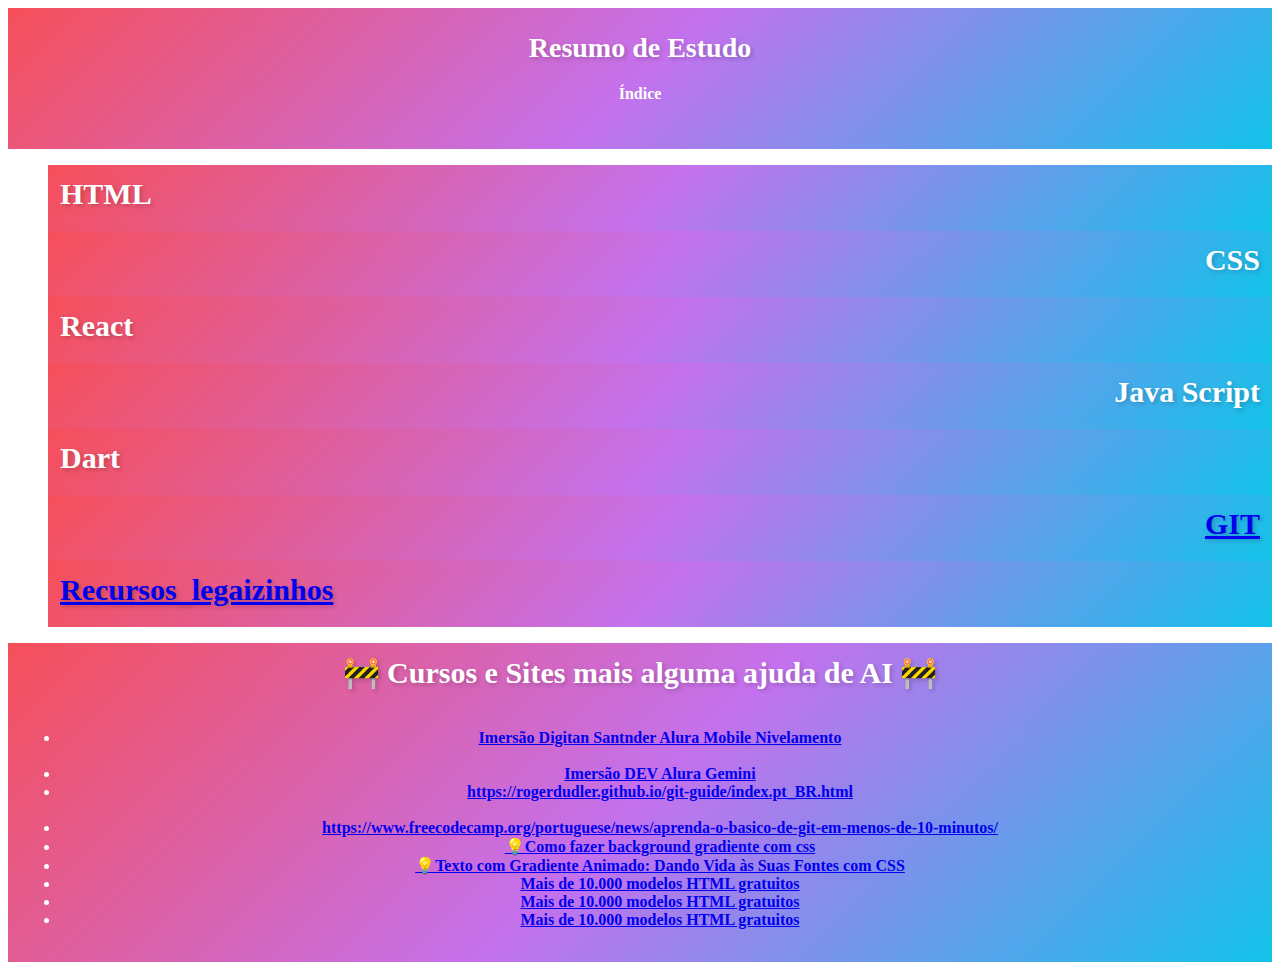
<file: index.html>
<html>
   <header style="background: linear-gradient(135deg, #f64f59, #c471ed, #12c2e9); padding: 24px; text-align: center; color: white;">
            <h2 style="font-size: 28px; margin: 0 0 8px 0; text-shadow: 2px 2px 4px rgba(0,0,0,0.2); font-weight: 700; color: white;">Resumo de Estudo</h2>
            <p style="font-size: 14px; opacity: 0.95; margin: 0;"> <h4>Índice</h4>  </p>
        </header>
        <body>
            <ul>
                <li style="background: linear-gradient(135deg, #f64f59, #c471ed, #12c2e9); padding: 12px; text-align: left; color: white;">
                <h3 style="font-size: 30px; margin: 0 0 8px 0; text-shadow: 2px 2px 4px rgba(0,0,0,0.2); font-weight: 700; color: white;">HTML</h3>
               </li>    
                <li style="background: linear-gradient(135deg, #f64f59, #c471ed, #12c2e9); padding: 12px; text-align: right; color: white;">
                <h3 style="font-size: 30px; margin: 0 0 8px 0; text-shadow: 2px 2px 4px rgba(0,0,0,0.2); font-weight: 700; color: white;">CSS</h3>
               </li>    
                <li style="background: linear-gradient(135deg, #f64f59, #c471ed, #12c2e9); padding: 12px; text-align: left; color: white;">
                <h3 style="font-size: 30px; margin: 0 0 8px 0; text-shadow: 2px 2px 4px rgba(0,0,0,0.2); font-weight: 700; color: white;">React</h3>
               </li>    
                <li style="background: linear-gradient(135deg, #f64f59, #c471ed, #12c2e9); padding: 12px; text-align: right; color: white;">
                <h3 style="font-size: 30px; margin: 0 0 8px 0; text-shadow: 2px 2px 4px rgba(0,0,0,0.2); font-weight: 700; color: white;">Java Script</h3>
               </li>    
                <li style="background: linear-gradient(135deg, #f64f59, #c471ed, #12c2e9); padding: 12px; text-align: left; color: white;">
                <h3 style="font-size: 30px; margin: 0 0 8px 0; text-shadow: 2px 2px 4px rgba(0,0,0,0.2); font-weight: 700; color: white;">Dart</h3>
               </li>    
                <li style="background: linear-gradient(135deg, #f64f59, #c471ed, #12c2e9); padding: 12px; text-align: right; color: white;">
                <h3 style="font-size: 30px; margin: 0 0 8px 0; text-shadow: 2px 2px 4px rgba(0,0,0,0.2); font-weight: 700; color: white;"><a href="./git/resumo_git/resumo_git.html">GIT</a></h3>
               </li>    
               </li>    
                <li style="background: linear-gradient(135deg, #f64f59, #c471ed, #12c2e9); padding: 12px; text-align: left; color: white;">
                <h3 style="font-size: 30px; margin: 0 0 8px 0; text-shadow: 2px 2px 4px rgba(0,0,0,0.2); font-weight: 700; color: white;"><a href="./recursos_legaizinhos/recursos_legaizinhos.html">Recursos_legaizinhos</a></h3>
               </li>    
            </ul>
           
           
             <footer style="background: linear-gradient(135deg, #f64f59, #c471ed, #12c2e9); padding: 12px; text-align: center; color: white;">
             <h4 style="font-size: 30px; margin: 0 0 8px 0; text-shadow: 2px 2px 4px rgba(0,0,0,0.2); font-weight: 700; color: white;">
              🚧 Cursos e Sites mais alguma ajuda de AI 🚧
             </h4>
             <ul>
<h4>
<br>
<li>
    <a href="https://cursos.alura.com.br/">Imersão Digitan Santnder Alura Mobile Nivelamento</a>
</li>
<br>
<li>
    <a href="https://www.alura.com.br/imersao-dev-google?srsltid=AfmBOopo8DPie34JNSFWN5ZstKKkwPMYHbAUUuufC8WM04hM8Mqsxu01">Imersão DEV Alura Gemini </a>
</li>
<li>
    <a href="https://rogerdudler.github.io/git-guide/index.pt_BR.html">https://rogerdudler.github.io/git-guide/index.pt_BR.html</a>
</li>
<br>
<li>
    <a href="https://www.freecodecamp.org/portuguese/news/aprenda-o-basico-de-git-em-menos-de-10-minutos/">https://www.freecodecamp.org/portuguese/news/aprenda-o-basico-de-git-em-menos-de-10-minutos/</a>
</li>
<li>
    <a href="https://medium.com/reactbrasil/como-fazer-background-gradiente-com-css-b5585c938e74">💡Como fazer background gradiente com css</a>
</li>
<li>
    <a href="https://www.devmedia.com.br/texto-com-gradiente-animado-dando-vida-as-suas-fontes-com-css/44228">💡Texto com Gradiente Animado: Dando Vida às Suas Fontes com CSS</a>
</li>
<li>
    <a href="https://nicepage.com/pt/modelos-html">Mais de 10.000 modelos HTML gratuitos</a>
</li>
<li>
    <a href="https://nicepage.com/pt/modelos-html">Mais de 10.000 modelos HTML gratuitos</a>
</li>
<li>
    <a href="https://nicepage.com/pt/modelos-html">Mais de 10.000 modelos HTML gratuitos</a>
</li>

</h4>
</ul>
             </footer>
                       
        </body>
</html>
</file>
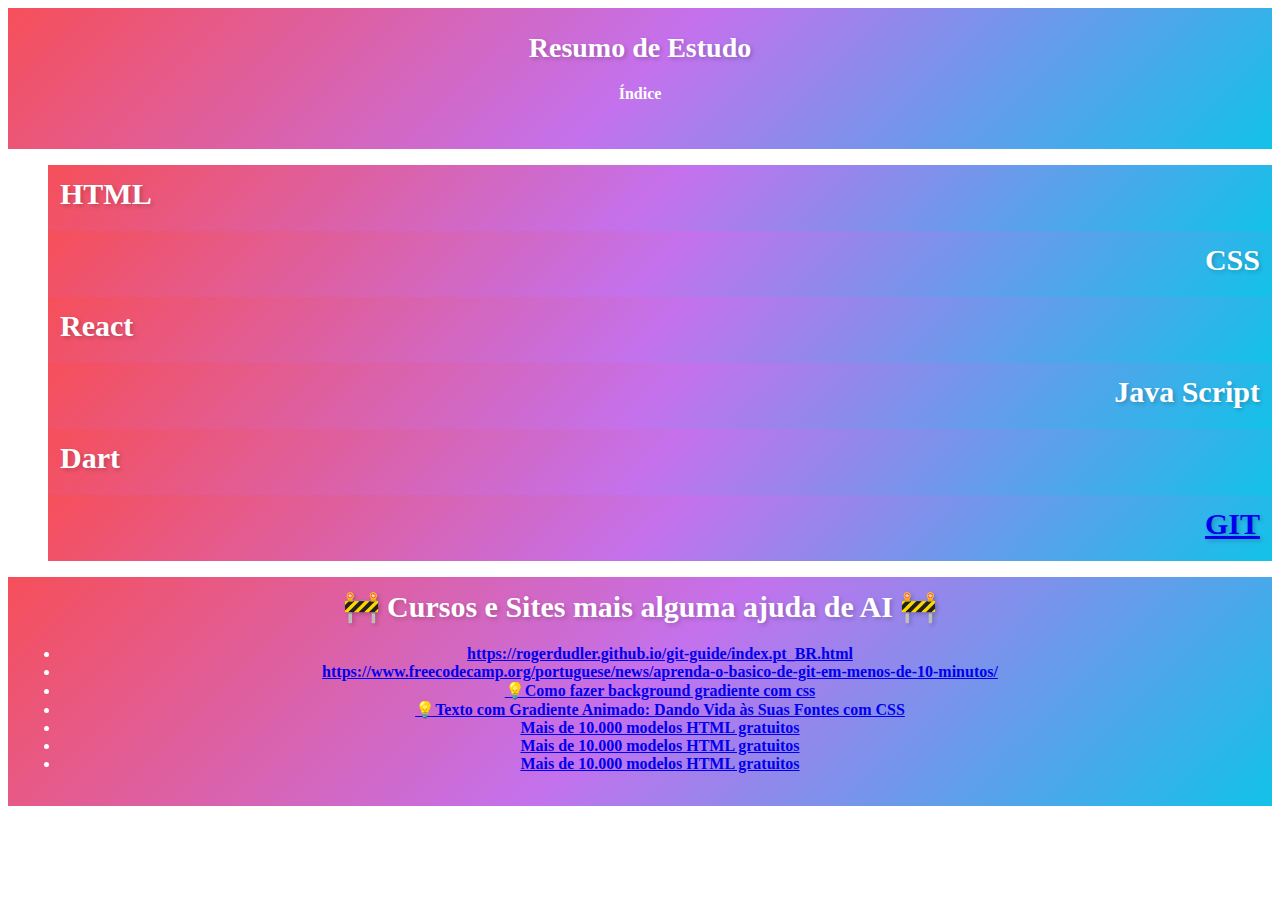
<file: index.02.html>
<html>
   <header style="background: linear-gradient(135deg, #f64f59, #c471ed, #12c2e9); padding: 24px; text-align: center; color: white;">
            <h2 style="font-size: 28px; margin: 0 0 8px 0; text-shadow: 2px 2px 4px rgba(0,0,0,0.2); font-weight: 700; color: white;">Resumo de Estudo</h2>
            <p style="font-size: 14px; opacity: 0.95; margin: 0;"> <h4>Índice</h4>  </p>
        </header>
        <body>
            <ul>
                <li style="background: linear-gradient(135deg, #f64f59, #c471ed, #12c2e9); padding: 12px; text-align: left; color: white;">
                <h3 style="font-size: 30px; margin: 0 0 8px 0; text-shadow: 2px 2px 4px rgba(0,0,0,0.2); font-weight: 700; color: white;">HTML</h3>
               </li>    
                <li style="background: linear-gradient(135deg, #f64f59, #c471ed, #12c2e9); padding: 12px; text-align: right; color: white;">
                <h3 style="font-size: 30px; margin: 0 0 8px 0; text-shadow: 2px 2px 4px rgba(0,0,0,0.2); font-weight: 700; color: white;">CSS</h3>
               </li>    
                <li style="background: linear-gradient(135deg, #f64f59, #c471ed, #12c2e9); padding: 12px; text-align: left; color: white;">
                <h3 style="font-size: 30px; margin: 0 0 8px 0; text-shadow: 2px 2px 4px rgba(0,0,0,0.2); font-weight: 700; color: white;">React</h3>
               </li>    
                <li style="background: linear-gradient(135deg, #f64f59, #c471ed, #12c2e9); padding: 12px; text-align: right; color: white;">
                <h3 style="font-size: 30px; margin: 0 0 8px 0; text-shadow: 2px 2px 4px rgba(0,0,0,0.2); font-weight: 700; color: white;">Java Script</h3>
               </li>    
                <li style="background: linear-gradient(135deg, #f64f59, #c471ed, #12c2e9); padding: 12px; text-align: left; color: white;">
                <h3 style="font-size: 30px; margin: 0 0 8px 0; text-shadow: 2px 2px 4px rgba(0,0,0,0.2); font-weight: 700; color: white;">Dart</h3>
               </li>    
                <li style="background: linear-gradient(135deg, #f64f59, #c471ed, #12c2e9); padding: 12px; text-align: right; color: white;">
                <h3 style="font-size: 30px; margin: 0 0 8px 0; text-shadow: 2px 2px 4px rgba(0,0,0,0.2); font-weight: 700; color: white;"><a href="./git/resumo_git/resumo_git.html">GIT</a></h3>
               </li>    
            </ul>
           
           
             <footer style="background: linear-gradient(135deg, #f64f59, #c471ed, #12c2e9); padding: 12px; text-align: center; color: white;">
             <h3 style="font-size: 30px; margin: 0 0 8px 0; text-shadow: 2px 2px 4px rgba(0,0,0,0.2); font-weight: 700; color: white;">
              🚧 Cursos e Sites mais alguma ajuda de AI 🚧
             </h3>
             <ul>
<h4>
<li>
    <a href="https://rogerdudler.github.io/git-guide/index.pt_BR.html">https://rogerdudler.github.io/git-guide/index.pt_BR.html</a>
</li>
<li>
    <a href="https://www.freecodecamp.org/portuguese/news/aprenda-o-basico-de-git-em-menos-de-10-minutos/">https://www.freecodecamp.org/portuguese/news/aprenda-o-basico-de-git-em-menos-de-10-minutos/</a>
</li>
<li>
    <a href="https://medium.com/reactbrasil/como-fazer-background-gradiente-com-css-b5585c938e74">💡Como fazer background gradiente com css</a>
</li>
<li>
    <a href="https://www.devmedia.com.br/texto-com-gradiente-animado-dando-vida-as-suas-fontes-com-css/44228">💡Texto com Gradiente Animado: Dando Vida às Suas Fontes com CSS</a>
</li>
<li>
    <a href="https://nicepage.com/pt/modelos-html">Mais de 10.000 modelos HTML gratuitos</a>
</li>
<li>
    <a href="https://nicepage.com/pt/modelos-html">Mais de 10.000 modelos HTML gratuitos</a>
</li>
<li>
    <a href="https://nicepage.com/pt/modelos-html">Mais de 10.000 modelos HTML gratuitos</a>
</li>

</h4>
</ul>
             </footer>
                       
        </body>
</html>
</file>
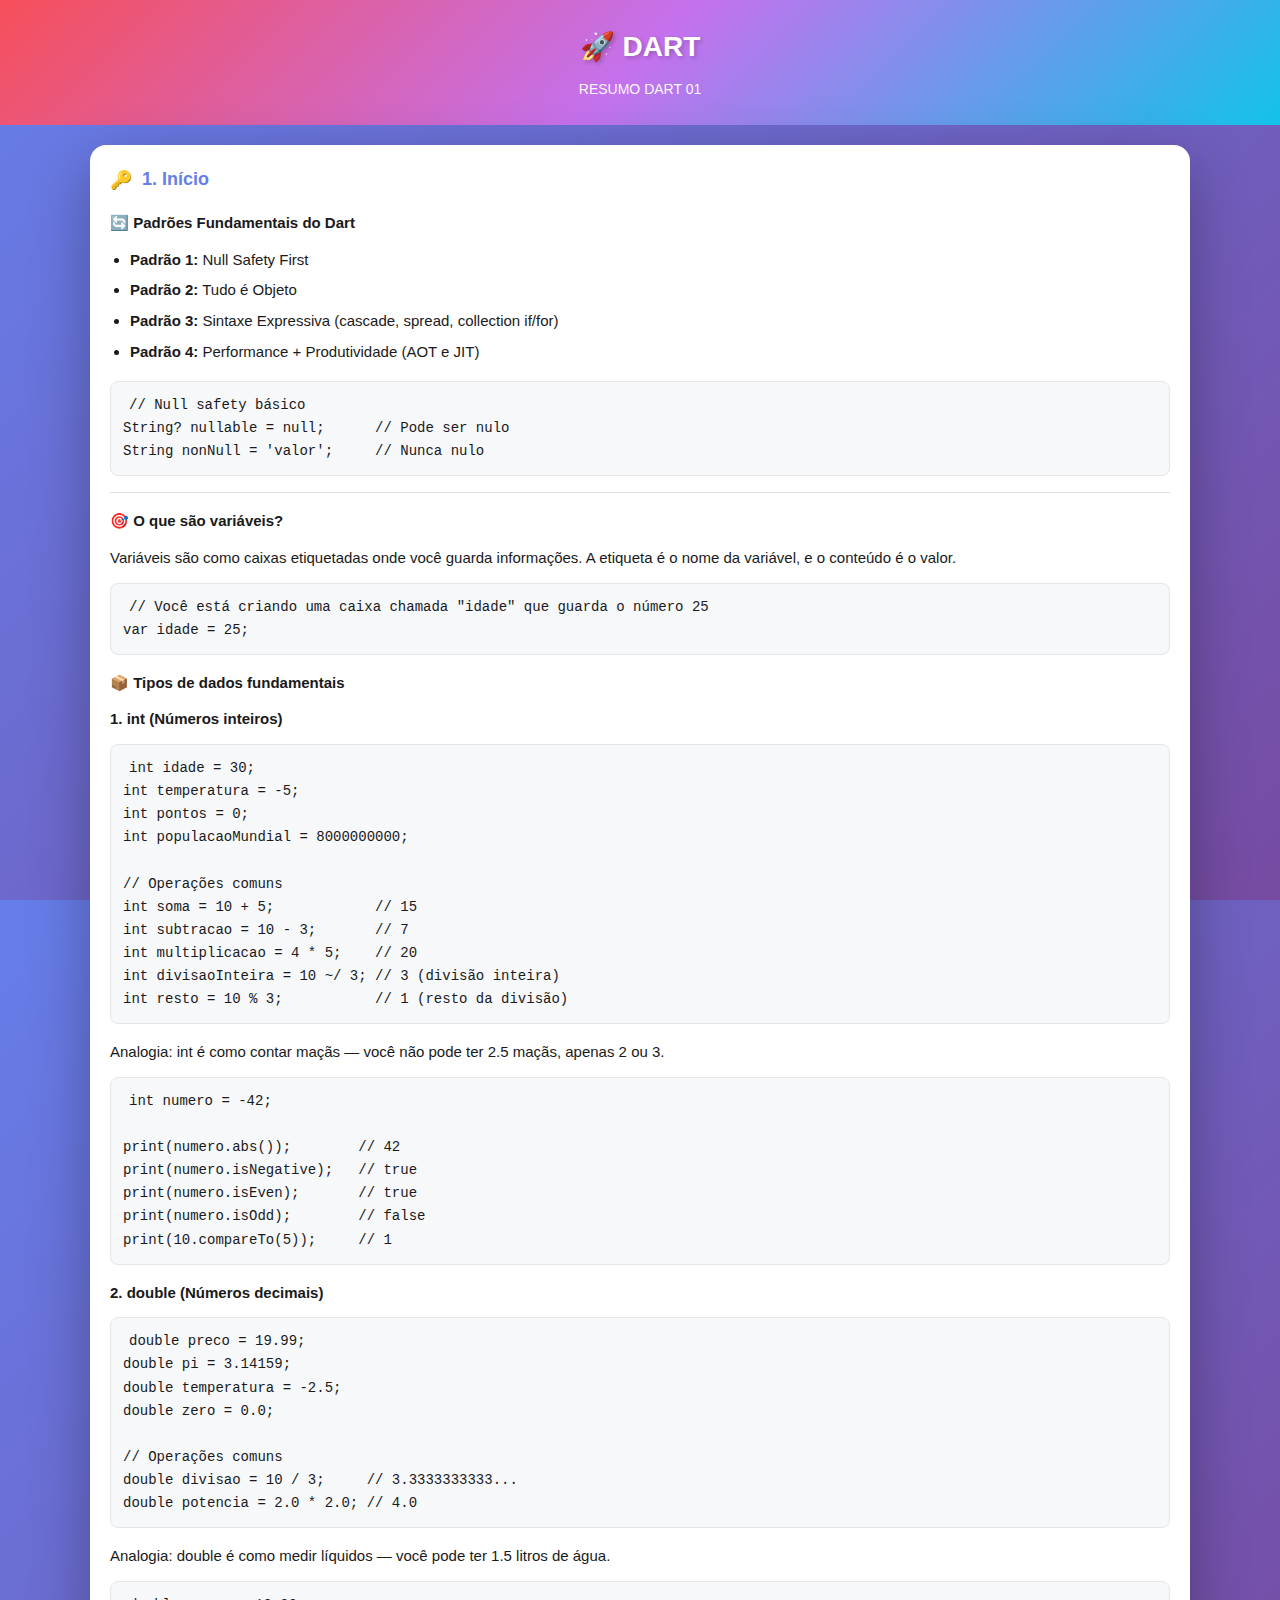
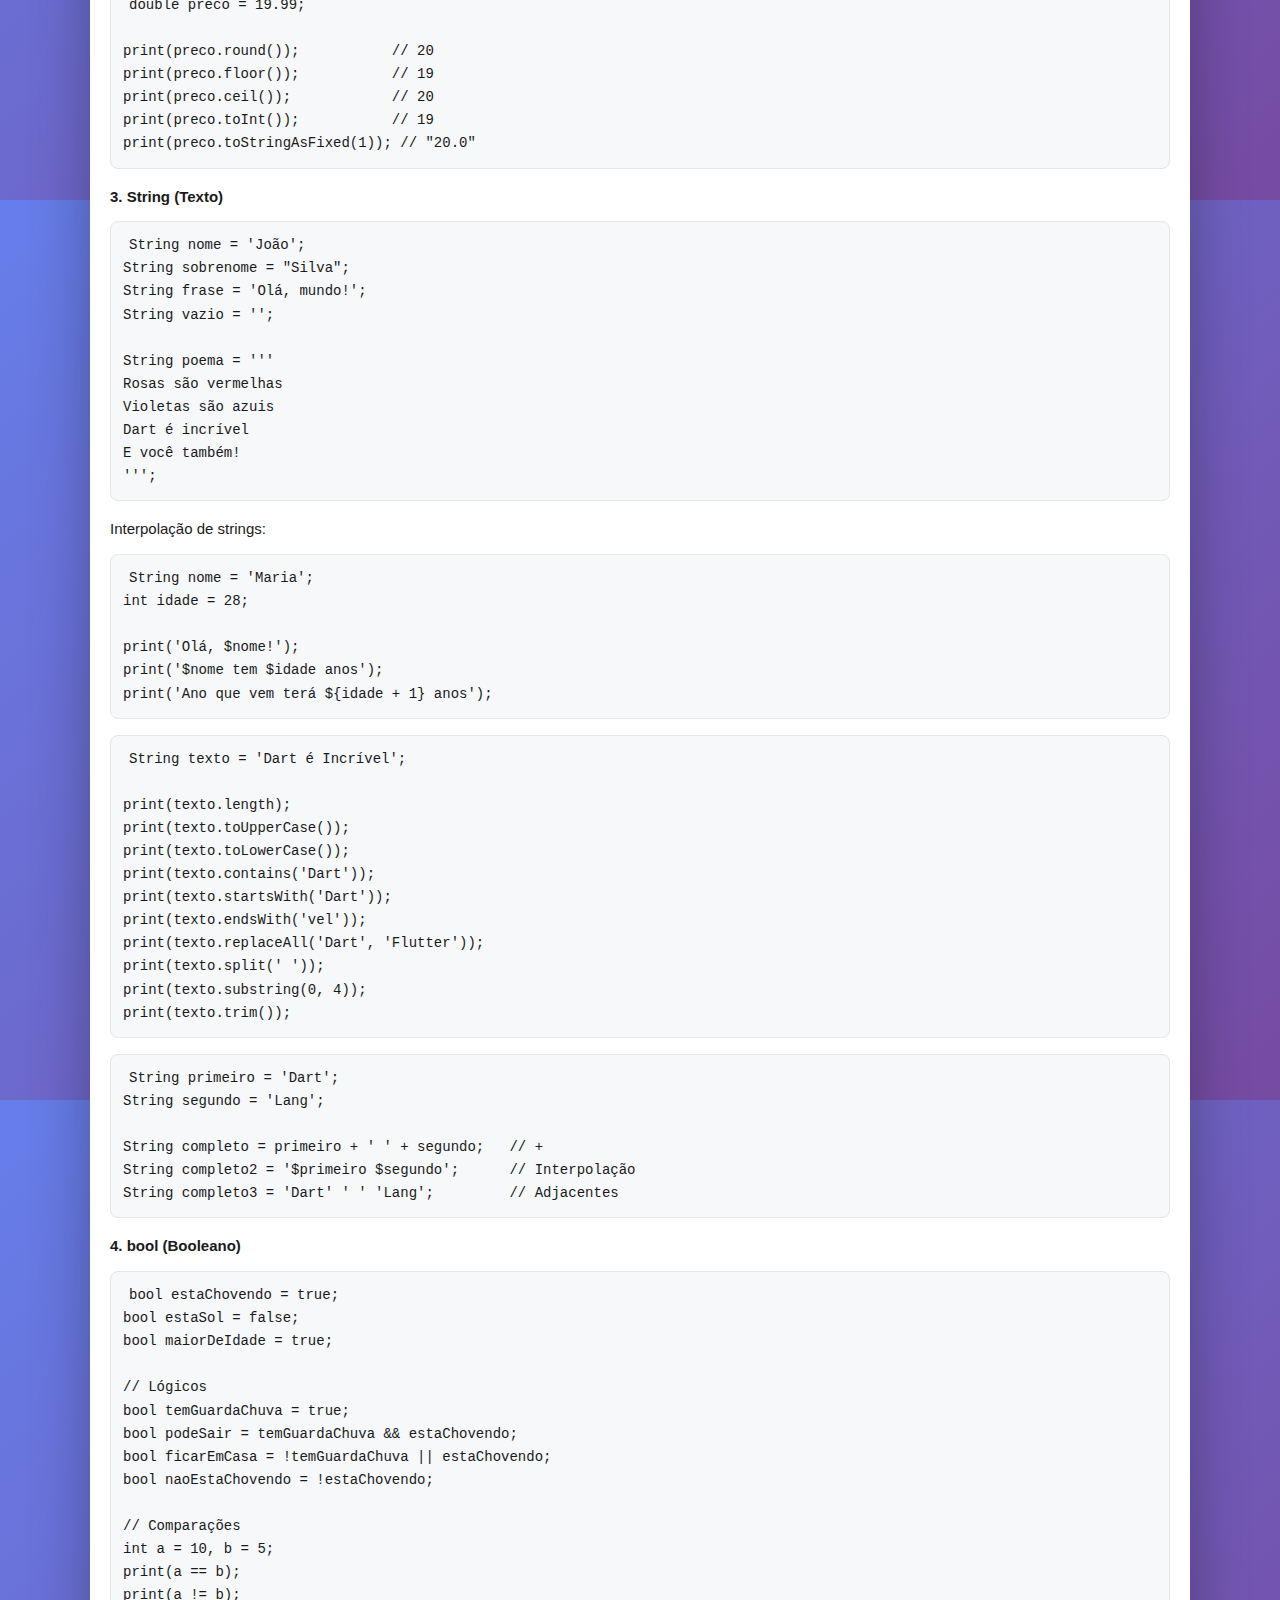
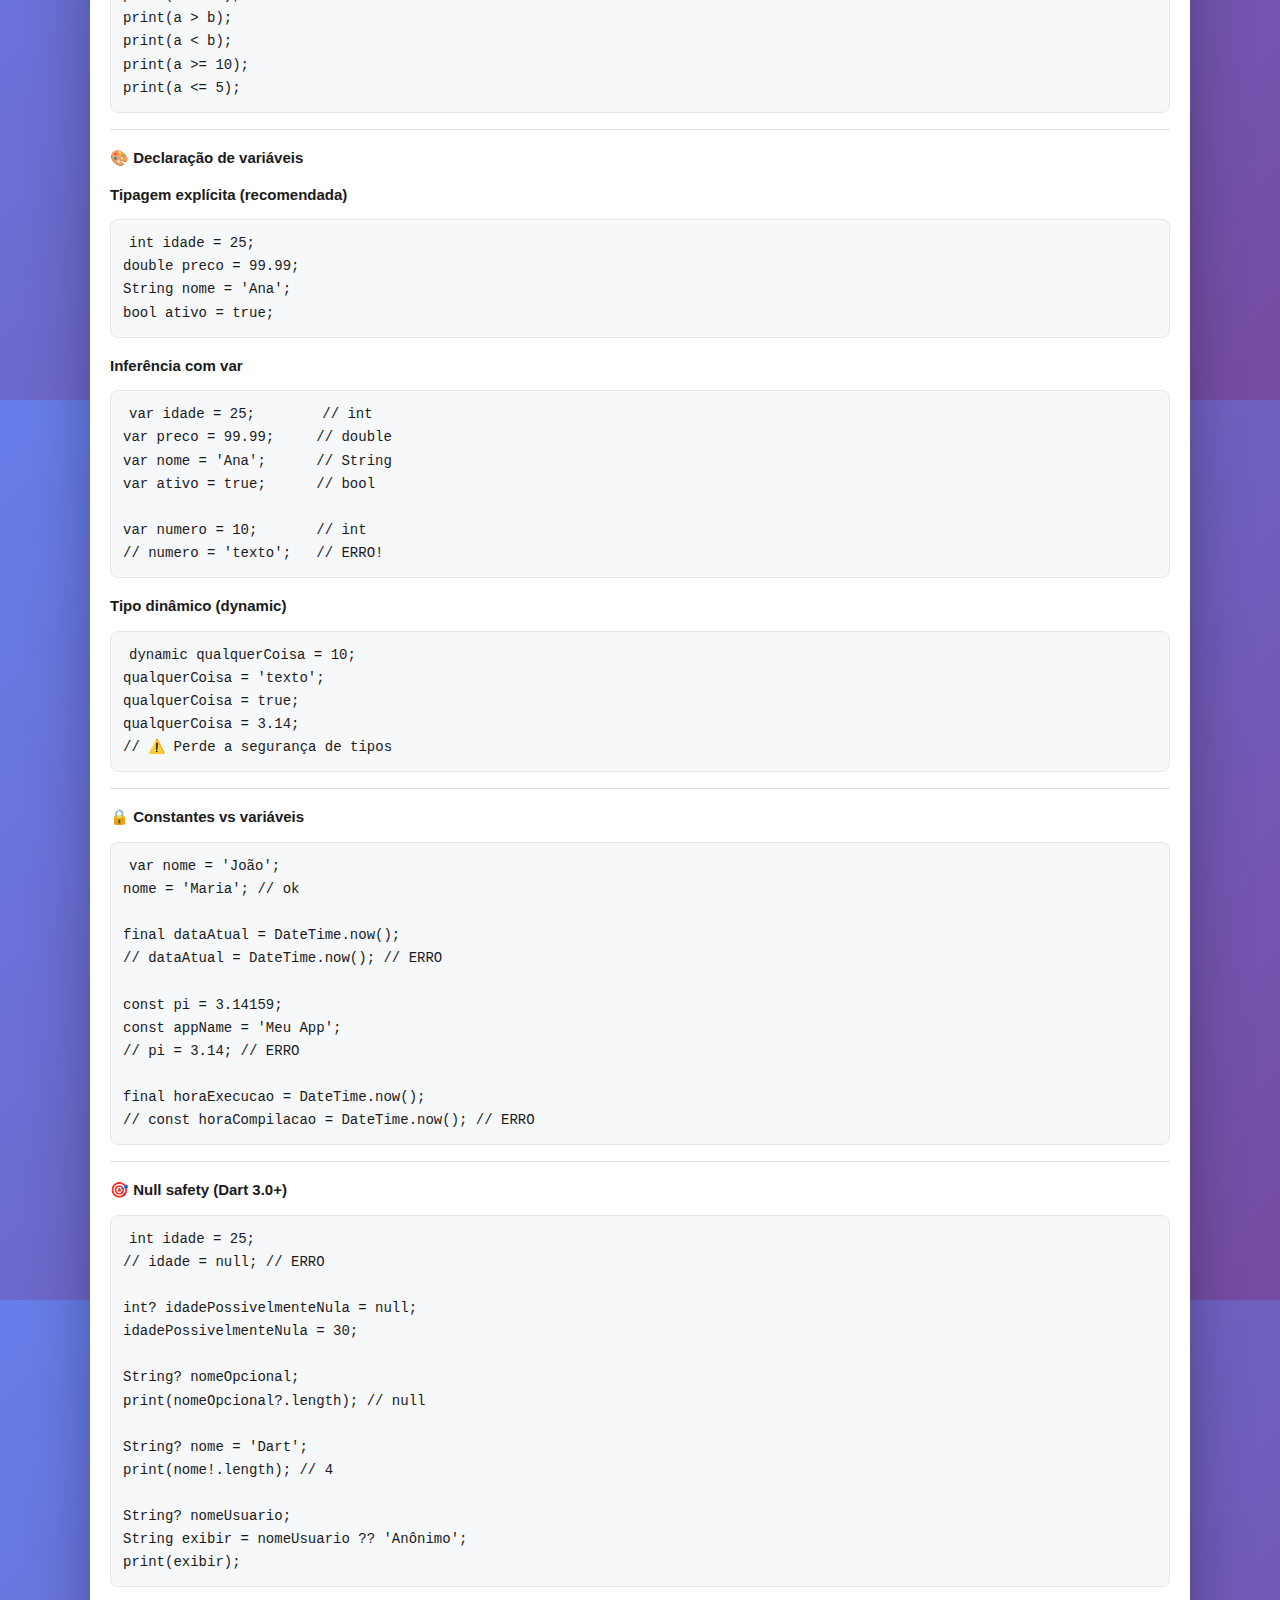
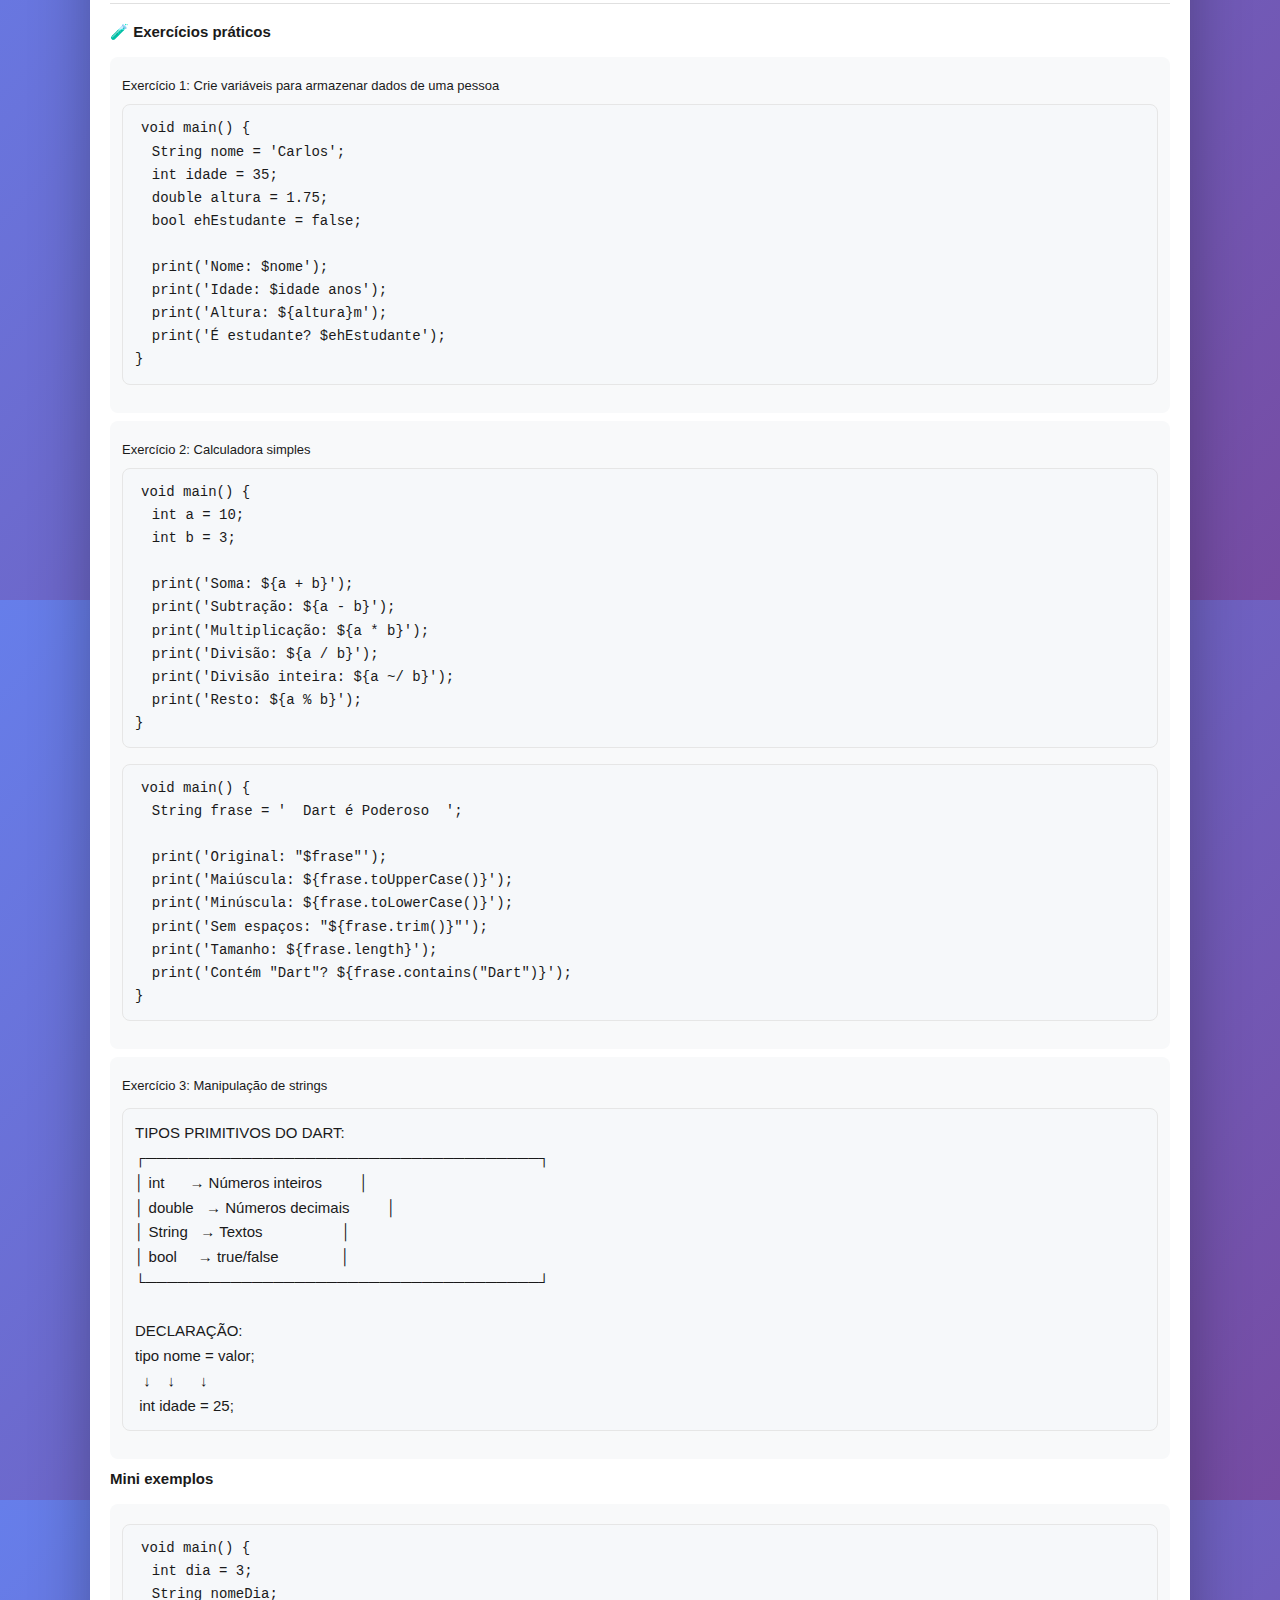
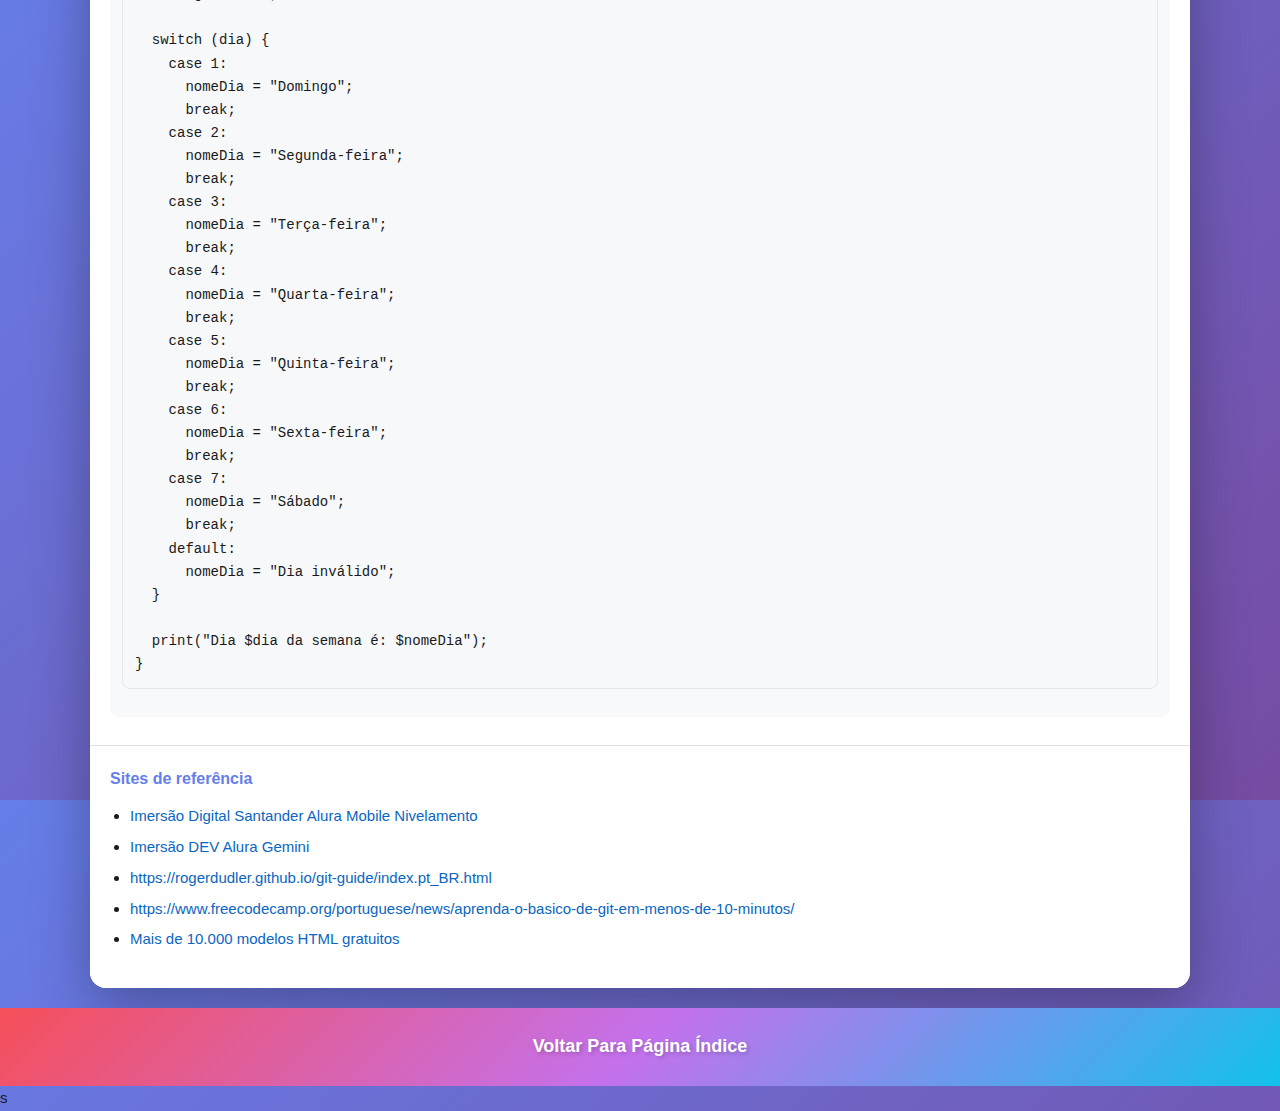
<file: dart/dart.01.html>
<!DOCTYPE html>
<html lang="pt-BR">
<head>
  <meta charset="UTF-8" />
  <meta name="viewport" content="width=device-width, initial-scale=1" />
  <title>Resumo Dart 01</title>

  <!-- Estilo centralizado (mantendo a paleta de cores original) -->
  <style>
    :root {
      /* Paleta original (não alterada) */
      --grad-header: linear-gradient(135deg, #f64f59, #c471ed, #12c2e9);
      --grad-page: linear-gradient(135deg, #667eea 0%, #764ba2 100%);
      --brand-primary: #667eea;
      --text-dark: #1a1a1a;
      --text-light: #ffffff;

      /* Espaçamento e layout */
      --radius-lg: 16px;
      --radius-md: 8px;
      --space-xxl: 24px;
      --space-xl: 20px;
      --space-lg: 16px;
      --space-md: 12px;
      --space-sm: 8px;

      /* Tipografia */
      --font-ui: -apple-system, BlinkMacSystemFont, "Segoe UI", Roboto, sans-serif;
      --font-size-base: 15px;
      --line-base: 1.65;
    }

    html, body {
      height: 100%;
      margin: 0;
      padding: 0;
      background: var(--grad-page);
      color: var(--text-dark);
      font-family: var(--font-ui);
      font-size: var(--font-size-base);
      line-height: var(--line-base);
      -webkit-font-smoothing: antialiased;
      -moz-osx-font-smoothing: grayscale;
    }

    /* Header hero */
    header.hero {
      background: var(--grad-header);
      color: var(--text-light);
      padding: var(--space-xxl);
      text-align: center;
    }
    header.hero h2 {
      margin: 0 0 var(--space-sm) 0;
      font-size: 28px;
      font-weight: 700;
      text-shadow: 2px 2px 4px rgba(0,0,0,0.2);
    }
    header.hero p {
      margin: 0;
      font-size: 14px;
      opacity: 0.95;
    }

    /* Container card */
    .page {
      padding: var(--space-xl);
    }
    .card {
      max-width: 1100px;
      margin: 0 auto;
      background: #ffffff;
      border-radius: var(--radius-lg);
      overflow: hidden;
      box-shadow: 0 20px 60px rgba(0,0,0,0.3);
    }

    /* Seções */
    section {
      padding: var(--space-xl);
      border-bottom: 1px solid #e0e0e0;
    }
    section:last-child {
      border-bottom: none;
    }
    h3.section-title {
      display: flex;
      align-items: center;
      gap: 10px;
      margin: 0 0 var(--space-lg) 0;
      font-size: 18px;
      font-weight: 700;
      color: var(--brand-primary);
    }
    .section-title .icon {
      font-size: 18px;
      line-height: 1;
    }

    /* Tipografia base */
    p {
      margin: 0 0 var(--space-md) 0;
    }
    ul, ol {
      margin: 0 0 var(--space-lg) 0;
      padding-left: 20px;
    }
    li {
      margin: 6px 0;
    }
    .lead {
      font-weight: 600;
      margin-bottom: var(--space-md);
    }

    /* Blocos suaves */
    .soft-block {
      background: #f8f9fa;
      padding: var(--space-md);
      border-radius: var(--radius-md);
      margin: var(--space-sm) 0;
    }
    .note {
      font-size: 13px;
      margin: 6px 0;
    }

    /* Código e preformatado */
    pre, code {
      font-family: ui-monospace, SFMono-Regular, Menlo, Monaco, Consolas, "Liberation Mono", "Courier New", monospace;
      font-size: 14px;
      background: #f6f8fa;
      border-radius: var(--radius-md);
    }
    code {
      padding: 2px 6px;
    }
    pre {
      padding: var(--space-md);
      margin: var(--space-sm) 0 var(--space-lg);
      overflow: auto;
      border: 1px solid #e6e6e6;
    }

    /* Tabelas ascii e resumos visuais */
    .ascii {
      background: #f6f8fa;
      border: 1px solid #e6e6e6;
      border-radius: var(--radius-md);
      padding: var(--space-md);
      white-space: pre-wrap;
      margin: var(--space-md) 0 var(--space-lg);
    }

    /* Rodapé de links */
    footer.links {
      padding: var(--space-xl);
      text-align: left;
      background: #ffffff;
    }
    footer.links h4 {
      margin: 0 0 var(--space-md) 0;
      color: var(--brand-primary);
      font-size: 16px;
    }
    footer.links a {
      color: #0a66c2; /* link padrão, não altera paleta principal */
      text-decoration: none;
    }
    footer.links a:hover {
      text-decoration: underline;
    }

    /* Barra de retorno */
    .back-bar {
      background: var(--grad-header);
      padding: var(--space-xxl);
      text-align: center;
      color: var(--text-light);
    }
    .back-bar a {
      color: var(--text-light);
      font-weight: 700;
      font-size: 18px;
      text-decoration: none;
      text-shadow: 2px 2px 4px rgba(0,0,0,0.2);
    }

    /* Separadores e respiro visual */
    .divider {
      height: 1px;
      background: #e0e0e0;
      margin: var(--space-lg) 0;
    }
  </style>
</head>
<body>

  <header class="hero">
    <h2>🚀 DART</h2>
    <p>RESUMO DART 01</p>
  </header>

<main class="page">
    <div class="card">

      <section>
        <h3 class="section-title"><span class="icon">🔑</span>1. Início</h3>

        <p class="lead">🔄 Padrões Fundamentais do Dart</p>
        <ul>
          <li><strong>Padrão 1:</strong> Null Safety First</li>
          <li><strong>Padrão 2:</strong> Tudo é Objeto</li>
          <li><strong>Padrão 3:</strong> Sintaxe Expressiva (cascade, spread, collection if/for)</li>
          <li><strong>Padrão 4:</strong> Performance + Produtividade (AOT e JIT)</li>
        </ul>

        <pre><code>// Null safety básico
String? nullable = null;      // Pode ser nulo
String nonNull = 'valor';     // Nunca nulo
</code></pre>

        <div class="divider"></div>

        <p class="lead">🎯 O que são variáveis?</p>
        <p>Variáveis são como caixas etiquetadas onde você guarda informações. A etiqueta é o nome da variável, e o conteúdo é o valor.</p>
        <pre><code>// Você está criando uma caixa chamada "idade" que guarda o número 25
var idade = 25;
</code></pre>

        <p class="lead">📦 Tipos de dados fundamentais</p>

        <p><strong>1. int (Números inteiros)</strong></p>
        <pre><code>int idade = 30;
int temperatura = -5;
int pontos = 0;
int populacaoMundial = 8000000000;

// Operações comuns
int soma = 10 + 5;            // 15
int subtracao = 10 - 3;       // 7
int multiplicacao = 4 * 5;    // 20
int divisaoInteira = 10 ~/ 3; // 3 (divisão inteira)
int resto = 10 % 3;           // 1 (resto da divisão)
</code></pre>
        <p>Analogia: int é como contar maçãs — você não pode ter 2.5 maçãs, apenas 2 ou 3.</p>
        <pre><code>int numero = -42;

print(numero.abs());        // 42
print(numero.isNegative);   // true
print(numero.isEven);       // true
print(numero.isOdd);        // false
print(10.compareTo(5));     // 1
</code></pre>

        <p><strong>2. double (Números decimais)</strong></p>
        <pre><code>double preco = 19.99;
double pi = 3.14159;
double temperatura = -2.5;
double zero = 0.0;

// Operações comuns
double divisao = 10 / 3;     // 3.3333333333...
double potencia = 2.0 * 2.0; // 4.0
</code></pre>
        <p>Analogia: double é como medir líquidos — você pode ter 1.5 litros de água.</p>
        <pre><code>double preco = 19.99;

print(preco.round());           // 20
print(preco.floor());           // 19
print(preco.ceil());            // 20
print(preco.toInt());           // 19
print(preco.toStringAsFixed(1)); // "20.0"
</code></pre>

        <p><strong>3. String (Texto)</strong></p>
        <pre><code>String nome = 'João';
String sobrenome = "Silva";
String frase = 'Olá, mundo!';
String vazio = '';

String poema = '''
Rosas são vermelhas
Violetas são azuis
Dart é incrível
E você também!
''';
</code></pre>
        <p>Interpolação de strings:</p>
        <pre><code>String nome = 'Maria';
int idade = 28;

print('Olá, $nome!');
print('$nome tem $idade anos');
print('Ano que vem terá ${idade + 1} anos');
</code></pre>
        <pre><code>String texto = 'Dart é Incrível';

print(texto.length);
print(texto.toUpperCase());
print(texto.toLowerCase());
print(texto.contains('Dart'));
print(texto.startsWith('Dart'));
print(texto.endsWith('vel'));
print(texto.replaceAll('Dart', 'Flutter'));
print(texto.split(' '));
print(texto.substring(0, 4));
print(texto.trim());
</code></pre>
        <pre><code>String primeiro = 'Dart';
String segundo = 'Lang';

String completo = primeiro + ' ' + segundo;   // +
String completo2 = '$primeiro $segundo';      // Interpolação
String completo3 = 'Dart' ' ' 'Lang';         // Adjacentes
</code></pre>

        <p><strong>4. bool (Booleano)</strong></p>
        <pre><code>bool estaChovendo = true;
bool estaSol = false;
bool maiorDeIdade = true;

// Lógicos
bool temGuardaChuva = true;
bool podeSair = temGuardaChuva && estaChovendo;
bool ficarEmCasa = !temGuardaChuva || estaChovendo;
bool naoEstaChovendo = !estaChovendo;

// Comparações
int a = 10, b = 5;
print(a == b);
print(a != b);
print(a > b);
print(a < b);
print(a >= 10);
print(a <= 5);
</code></pre>

        <div class="divider"></div>

        <p class="lead">🎨 Declaração de variáveis</p>
        <p><strong>Tipagem explícita (recomendada)</strong></p>
        <pre><code>int idade = 25;
double preco = 99.99;
String nome = 'Ana';
bool ativo = true;
</code></pre>
        <p><strong>Inferência com var</strong></p>
        <pre><code>var idade = 25;        // int
var preco = 99.99;     // double
var nome = 'Ana';      // String
var ativo = true;      // bool

var numero = 10;       // int
// numero = 'texto';   // ERRO!
</code></pre>
        <p><strong>Tipo dinâmico (dynamic)</strong></p>
        <pre><code>dynamic qualquerCoisa = 10;
qualquerCoisa = 'texto';
qualquerCoisa = true;
qualquerCoisa = 3.14;
// ⚠️ Perde a segurança de tipos
</code></pre>

        <div class="divider"></div>

        <p class="lead">🔒 Constantes vs variáveis</p>
        <pre><code>var nome = 'João';
nome = 'Maria'; // ok

final dataAtual = DateTime.now();
// dataAtual = DateTime.now(); // ERRO

const pi = 3.14159;
const appName = 'Meu App';
// pi = 3.14; // ERRO

final horaExecucao = DateTime.now();
// const horaCompilacao = DateTime.now(); // ERRO
</code></pre>

        <div class="divider"></div>

        <p class="lead">🎯 Null safety (Dart 3.0+)</p>
        <pre><code>int idade = 25;
// idade = null; // ERRO

int? idadePossivelmenteNula = null;
idadePossivelmenteNula = 30;

String? nomeOpcional;
print(nomeOpcional?.length); // null

String? nome = 'Dart';
print(nome!.length); // 4

String? nomeUsuario;
String exibir = nomeUsuario ?? 'Anônimo';
print(exibir);
</code></pre>

        <div class="divider"></div>

        <p class="lead">🧪 Exercícios práticos</p>
        <div class="soft-block">
          <div class="note">Exercício 1: Crie variáveis para armazenar dados de uma pessoa</div>
          <pre><code>void main() {
  String nome = 'Carlos';
  int idade = 35;
  double altura = 1.75;
  bool ehEstudante = false;

  print('Nome: $nome');
  print('Idade: $idade anos');
  print('Altura: ${altura}m');
  print('É estudante? $ehEstudante');
}
</code></pre>
        </div>

        <div class="soft-block">
          <div class="note">Exercício 2: Calculadora simples</div>
          <pre><code>void main() {
  int a = 10;
  int b = 3;

  print('Soma: ${a + b}');
  print('Subtração: ${a - b}');
  print('Multiplicação: ${a * b}');
  print('Divisão: ${a / b}');
  print('Divisão inteira: ${a ~/ b}');
  print('Resto: ${a % b}');
}
</code></pre>
          <pre><code>void main() {
  String frase = '  Dart é Poderoso  ';

  print('Original: "$frase"');
  print('Maiúscula: ${frase.toUpperCase()}');
  print('Minúscula: ${frase.toLowerCase()}');
  print('Sem espaços: "${frase.trim()}"');
  print('Tamanho: ${frase.length}');
  print('Contém "Dart"? ${frase.contains("Dart")}');
}
</code></pre>
        </div>

        <div class="soft-block">
          <div class="note">Exercício 3: Manipulação de strings</div>
          <div class="ascii">TIPOS PRIMITIVOS DO DART:
┌─────────────────────────────────────┐
│ int      → Números inteiros         │
│ double   → Números decimais         │
│ String   → Textos                   │
│ bool     → true/false               │
└─────────────────────────────────────┘

DECLARAÇÃO:
tipo nome = valor;
  ↓    ↓      ↓
 int idade = 25;</div>
        </div>

        <p class="lead">Mini exemplos</p>
        <div class="soft-block">
          <pre><code>void main() {
  int dia = 3;
  String nomeDia;

  switch (dia) {
    case 1:
      nomeDia = "Domingo";
      break;
    case 2:
      nomeDia = "Segunda-feira";
      break;
    case 3:
      nomeDia = "Terça-feira";
      break;
    case 4:
      nomeDia = "Quarta-feira";
      break;
    case 5:
      nomeDia = "Quinta-feira";
      break;
    case 6:
      nomeDia = "Sexta-feira";
      break;
    case 7:
      nomeDia = "Sábado";
      break;
    default:
      nomeDia = "Dia inválido";
  }

  print("Dia $dia da semana é: $nomeDia");
}
</code></pre>
        </div>
      </section>

      <footer class="links">
        <h4>Sites de referência</h4>
        <ul>
          <li><a href="https://cursos.alura.com.br/">Imersão Digital Santander Alura Mobile Nivelamento</a></li>
          <li><a href="https://www.alura.com.br/imersao-dev-google?srsltid=AfmBOopo8DPie34JNSFWN5ZstKKkwPMYHbAUUuufC8WM04hM8Mqsxu01">Imersão DEV Alura Gemini</a></li>
          <li><a href="https://rogerdudler.github.io/git-guide/index.pt_BR.html">https://rogerdudler.github.io/git-guide/index.pt_BR.html</a></li>
          <li><a href="https://www.freecodecamp.org/portuguese/news/aprenda-o-basico-de-git-em-menos-de-10-minutos/">https://www.freecodecamp.org/portuguese/news/aprenda-o-basico-de-git-em-menos-de-10-minutos/</a></li>
          <li><a href="https://nicepage.com/pt/modelos-html">Mais de 10.000 modelos HTML gratuitos</a></li>

        </ul>
      </footer>

    </div>
  </main>

  <div class="back-bar">
    <a href="/Hub-de-Estudos-Frontend/index.html">Voltar Para Página Índice</a>
  </div>

</body>
</html>
s
</file>
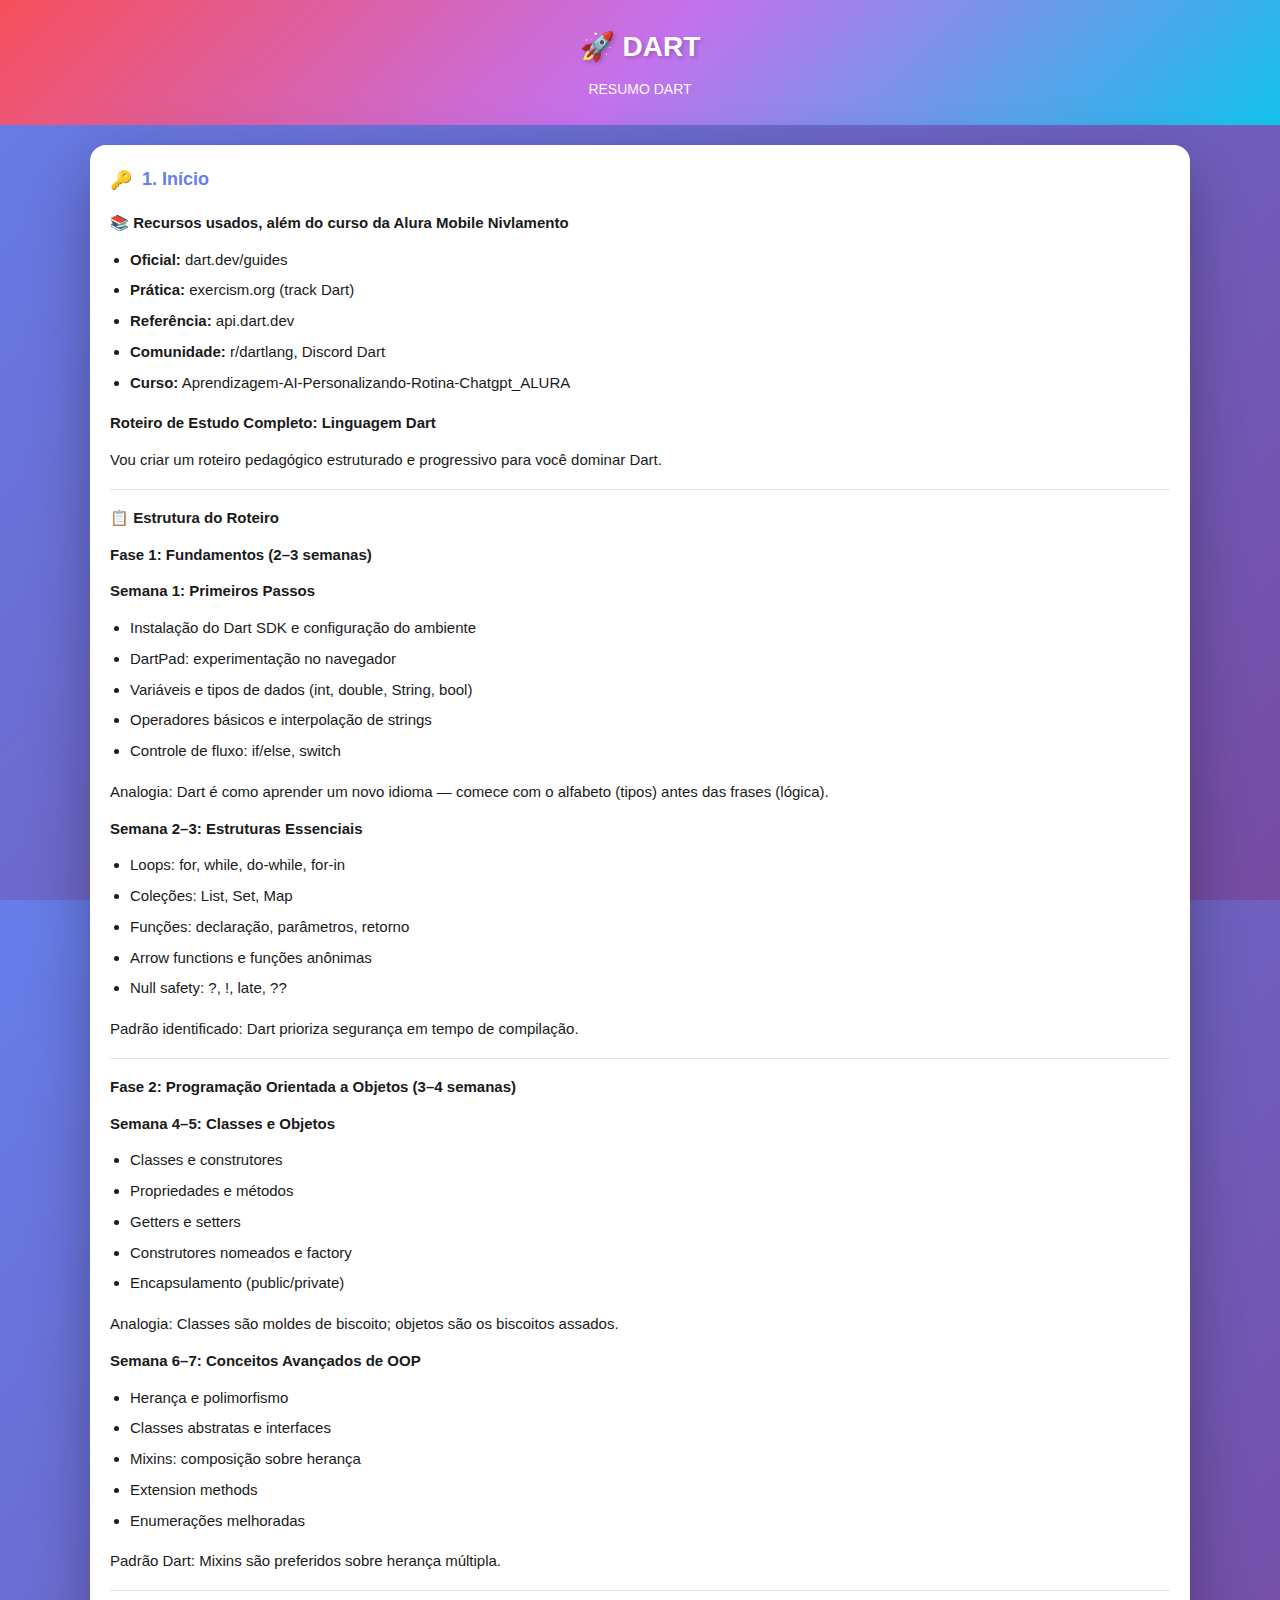
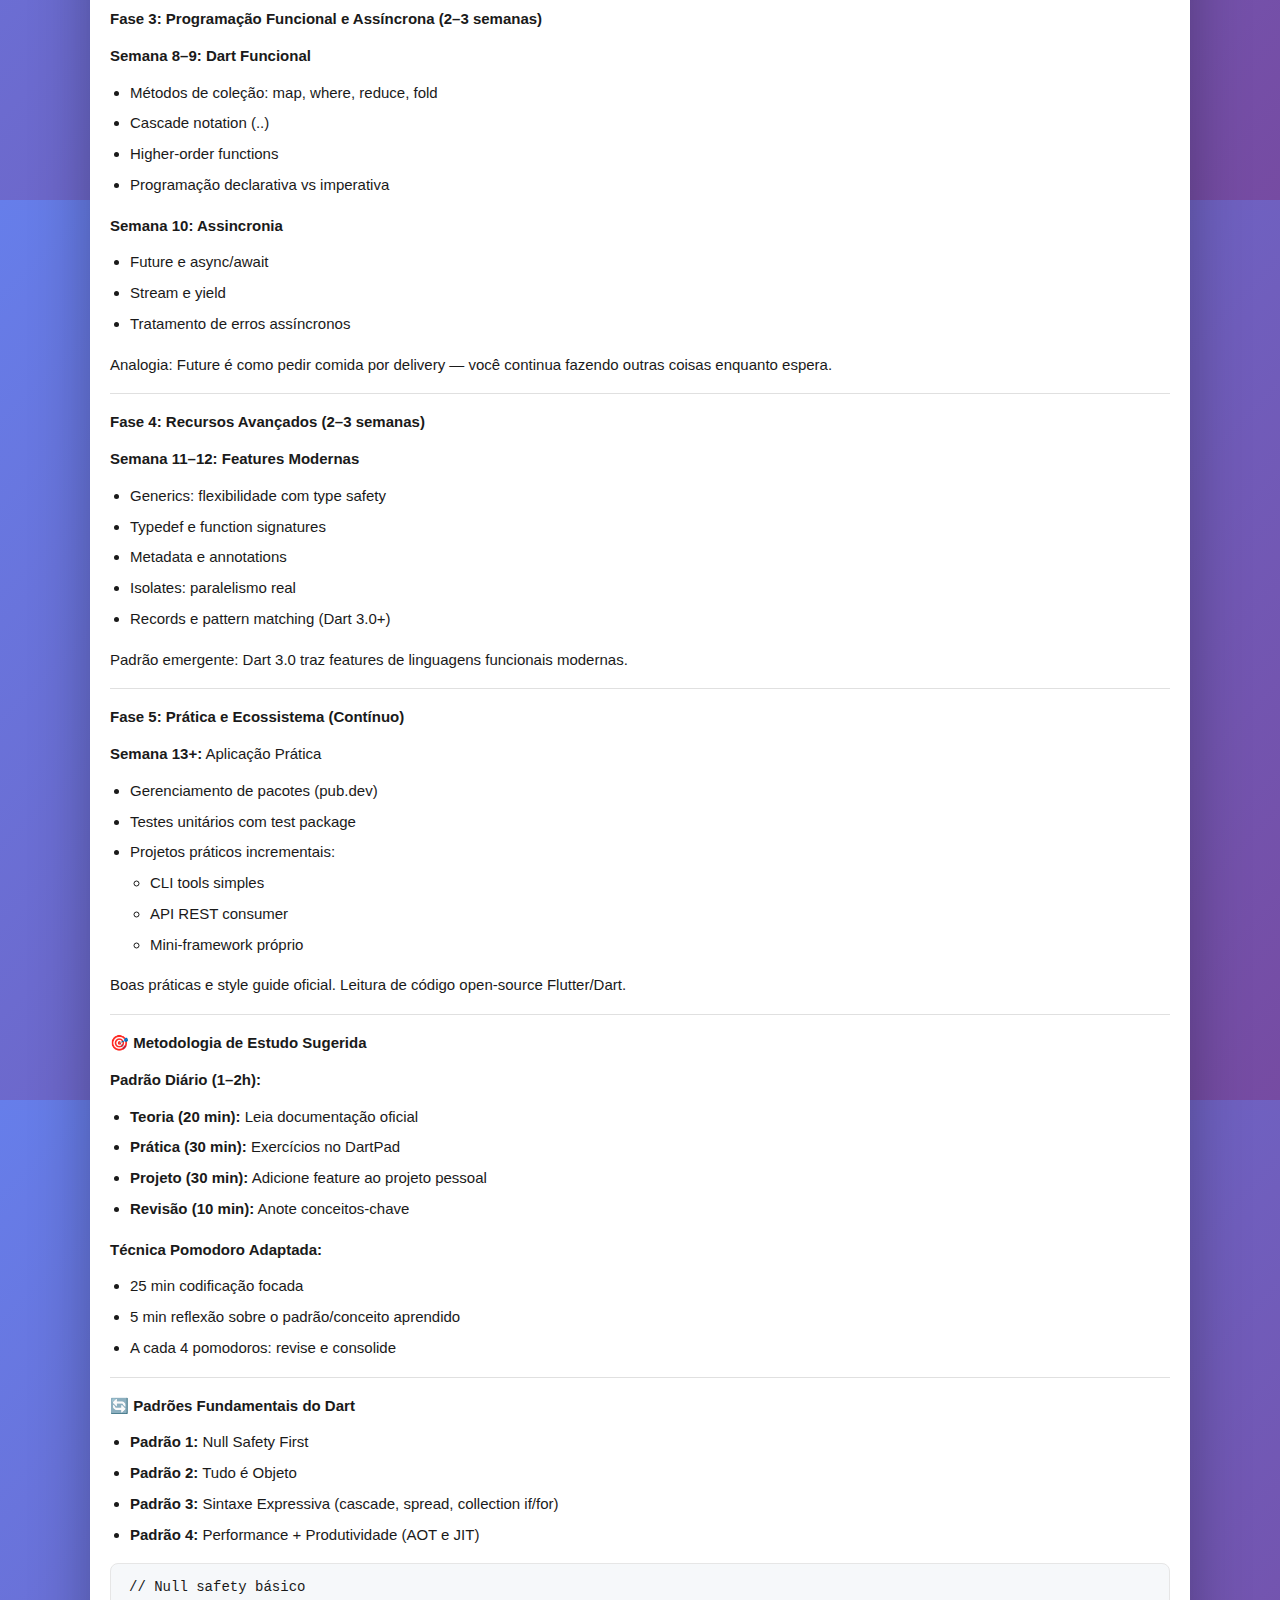
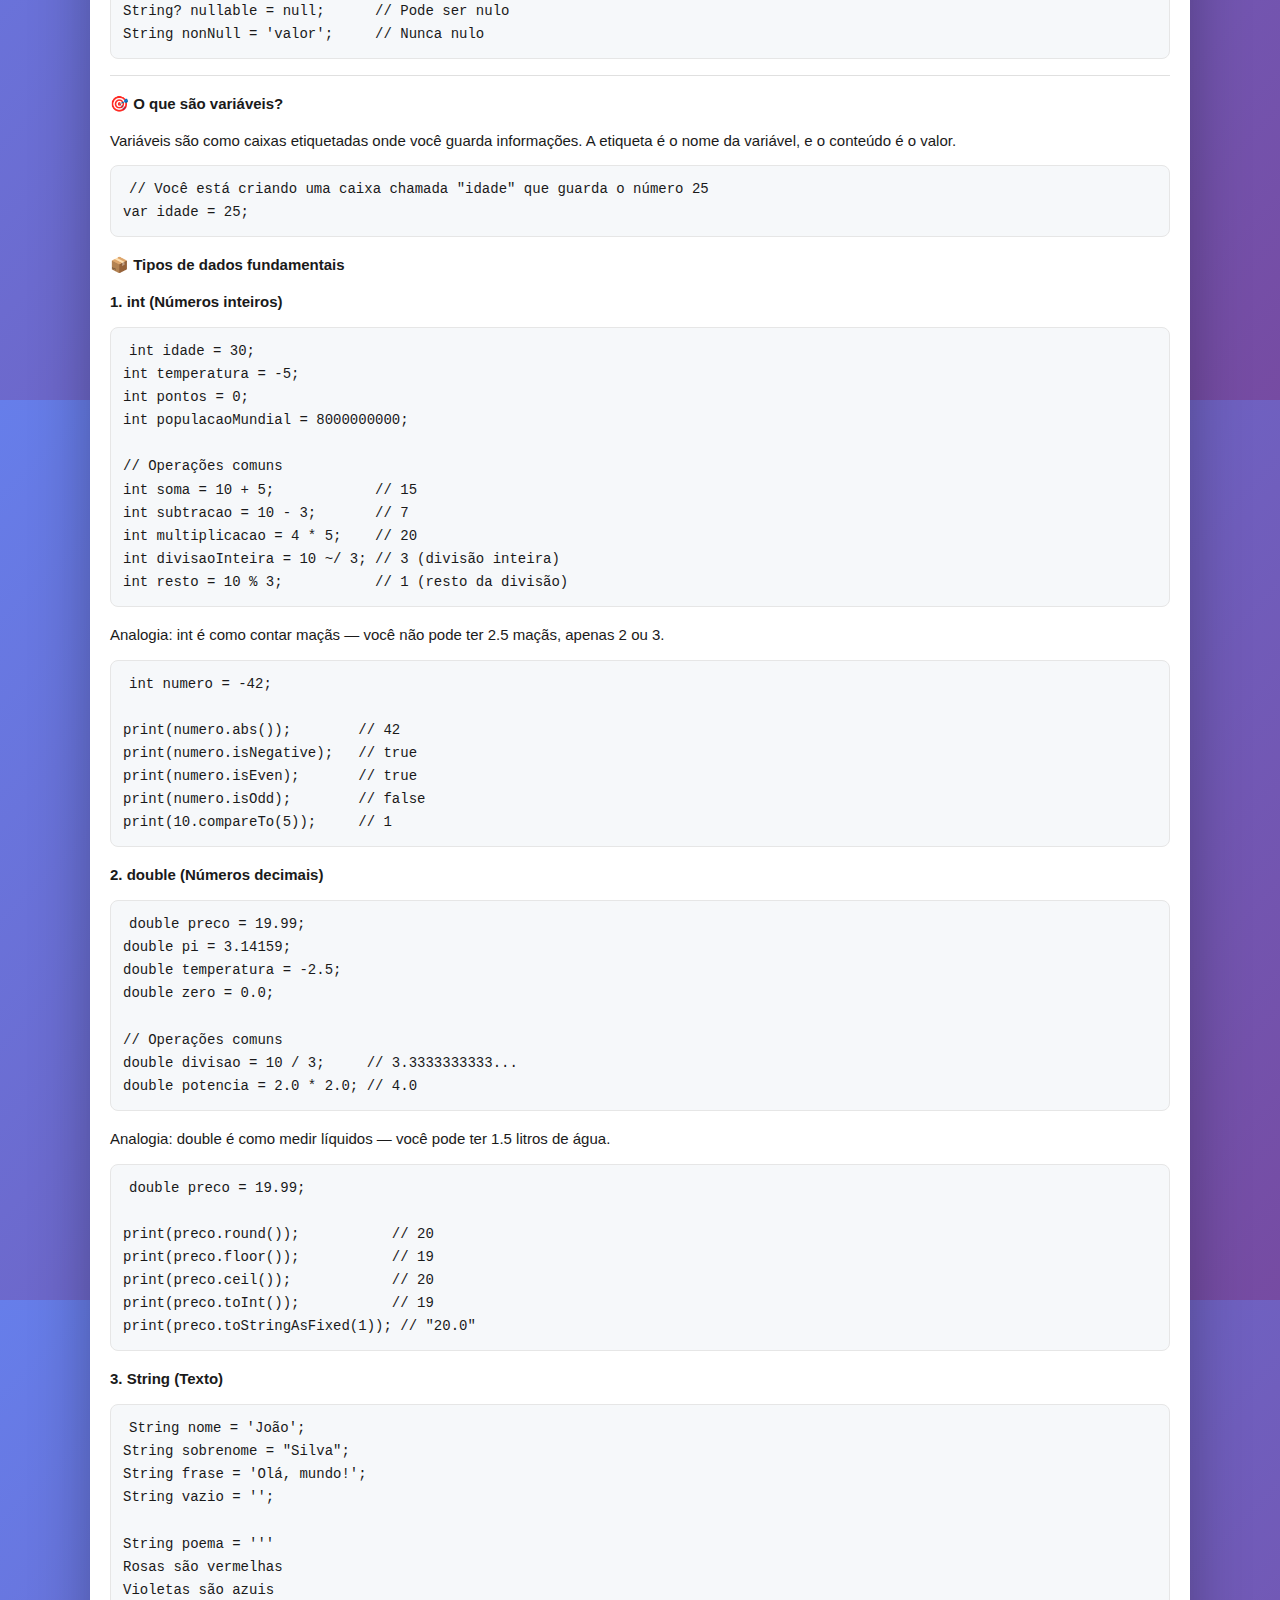
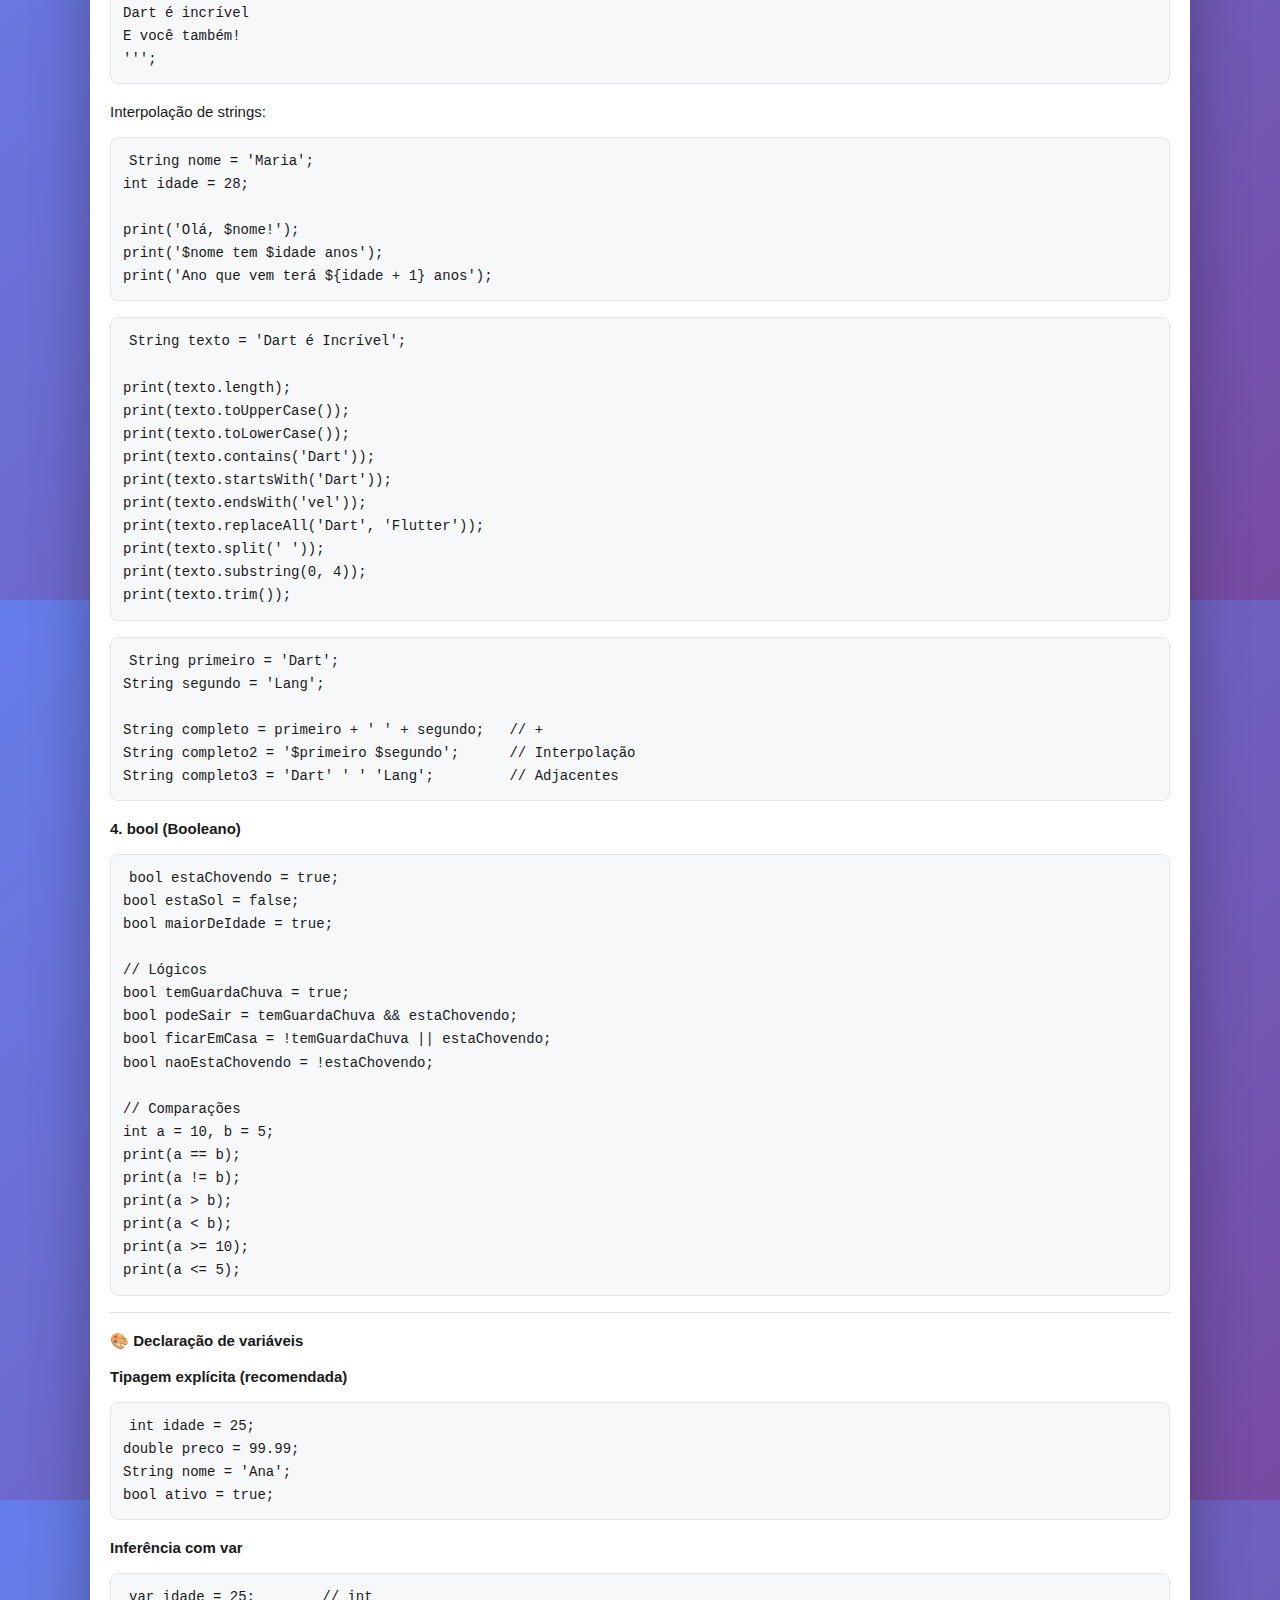
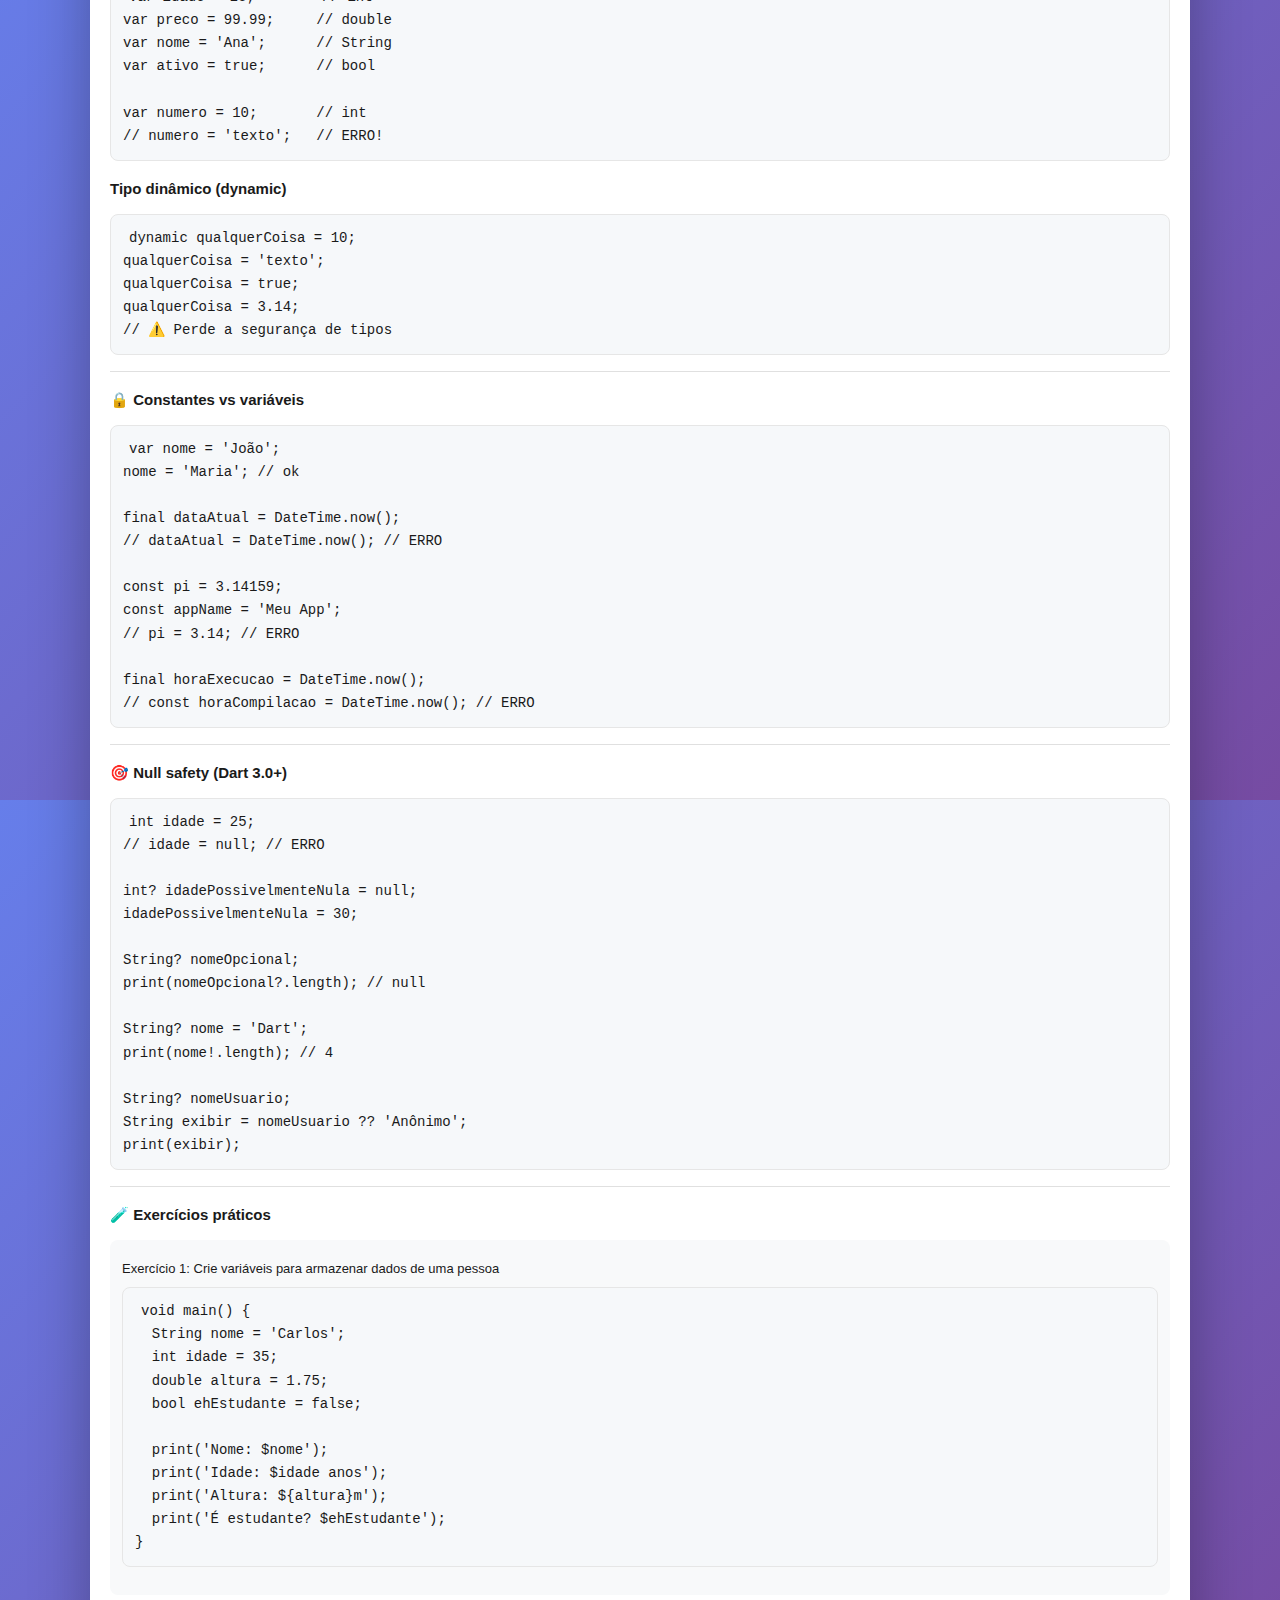
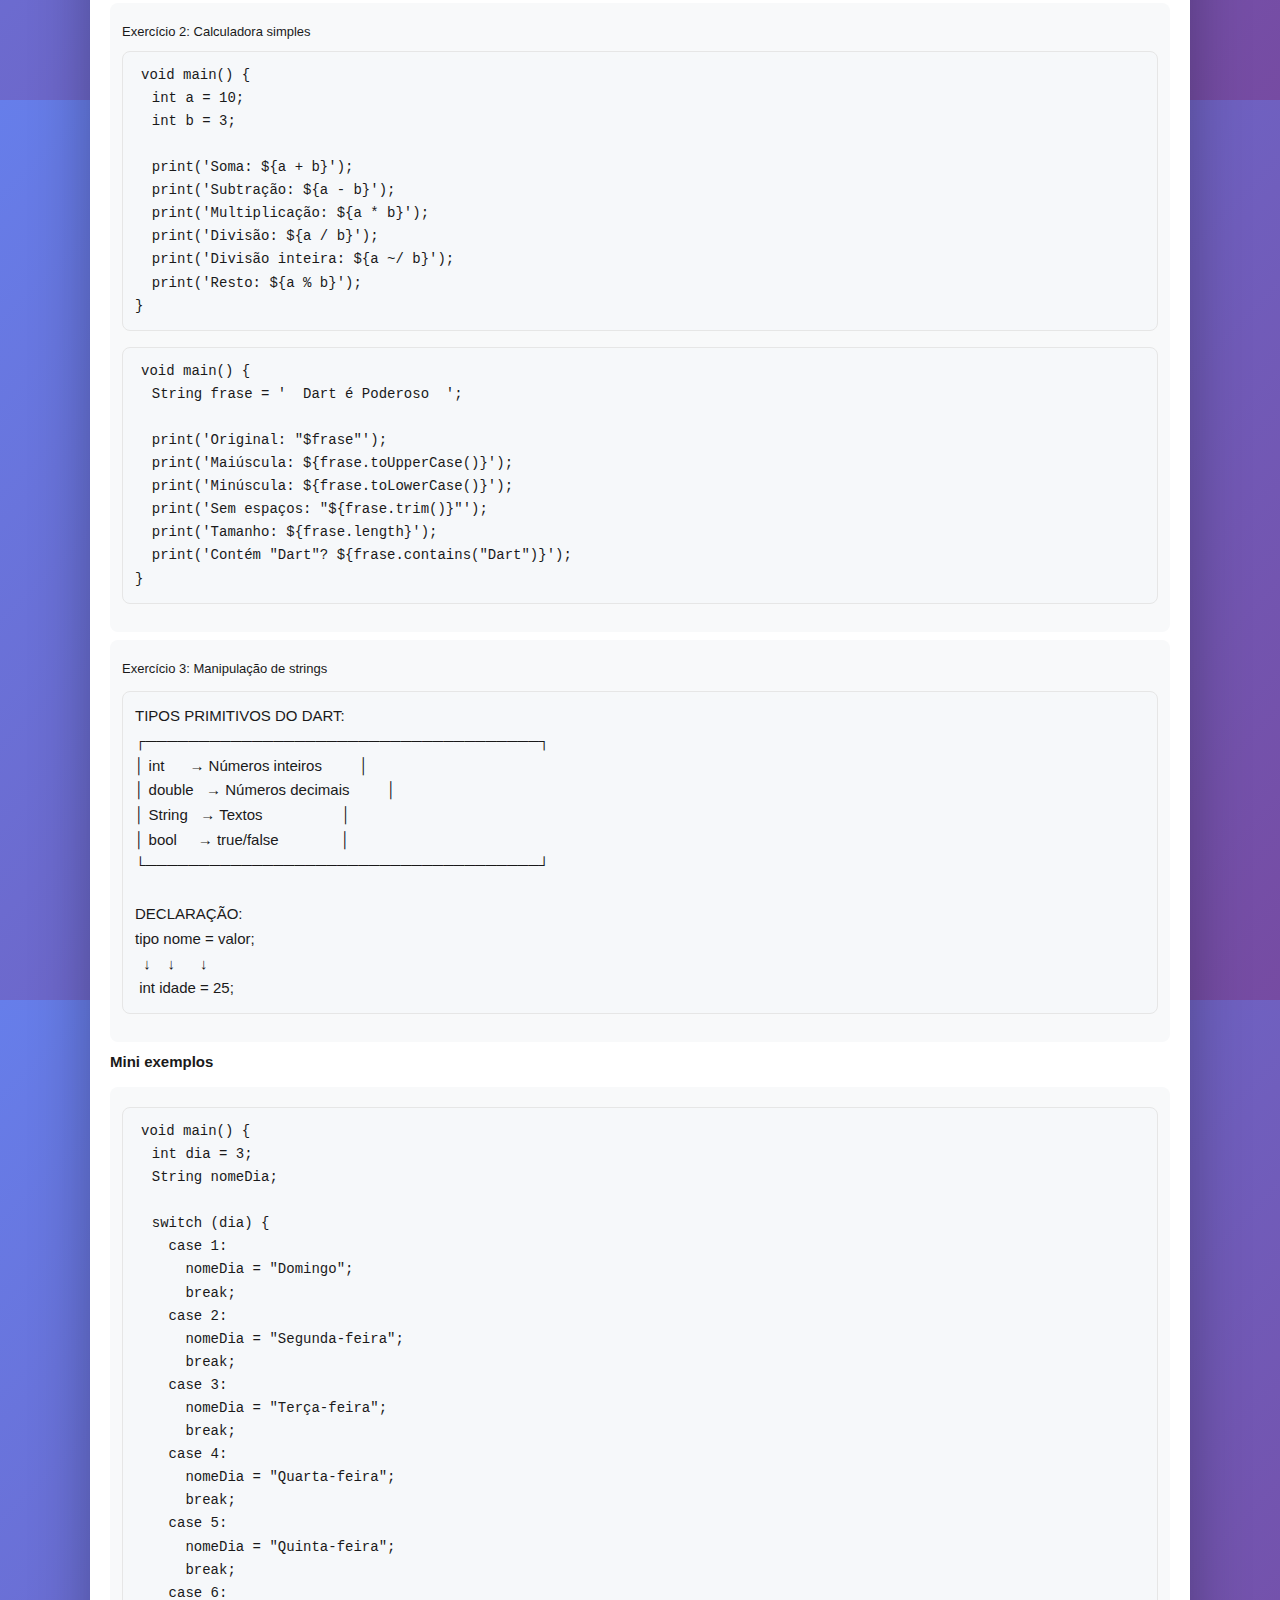
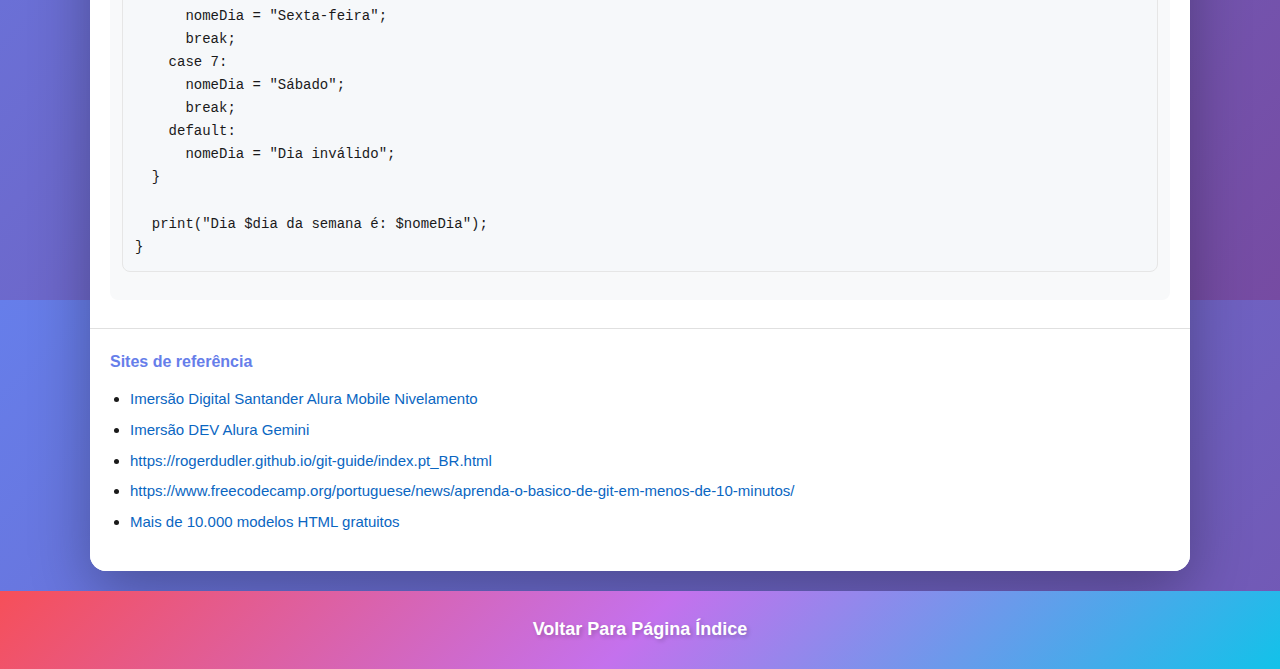
<file: dart/dart.cronograma.html>
<!DOCTYPE html>
<html lang="pt-BR">
<head>
  <meta charset="UTF-8" />
  <meta name="viewport" content="width=device-width, initial-scale=1" />
  <title>Dart Cronograma</title>

  <!-- Estilo centralizado (mantendo a paleta de cores original) -->
  <style>
    :root {
      /* Paleta original (não alterada) */
      --grad-header: linear-gradient(135deg, #f64f59, #c471ed, #12c2e9);
      --grad-page: linear-gradient(135deg, #667eea 0%, #764ba2 100%);
      --brand-primary: #667eea;
      --text-dark: #1a1a1a;
      --text-light: #ffffff;

      /* Espaçamento e layout */
      --radius-lg: 16px;
      --radius-md: 8px;
      --space-xxl: 24px;
      --space-xl: 20px;
      --space-lg: 16px;
      --space-md: 12px;
      --space-sm: 8px;

      /* Tipografia */
      --font-ui: -apple-system, BlinkMacSystemFont, "Segoe UI", Roboto, sans-serif;
      --font-size-base: 15px;
      --line-base: 1.65;
    }

    html, body {
      height: 100%;
      margin: 0;
      padding: 0;
      background: var(--grad-page);
      color: var(--text-dark);
      font-family: var(--font-ui);
      font-size: var(--font-size-base);
      line-height: var(--line-base);
      -webkit-font-smoothing: antialiased;
      -moz-osx-font-smoothing: grayscale;
    }

    /* Header hero */
    header.hero {
      background: var(--grad-header);
      color: var(--text-light);
      padding: var(--space-xxl);
      text-align: center;
    }
    header.hero h2 {
      margin: 0 0 var(--space-sm) 0;
      font-size: 28px;
      font-weight: 700;
      text-shadow: 2px 2px 4px rgba(0,0,0,0.2);
    }
    header.hero p {
      margin: 0;
      font-size: 14px;
      opacity: 0.95;
    }

    /* Container card */
    .page {
      padding: var(--space-xl);
    }
    .card {
      max-width: 1100px;
      margin: 0 auto;
      background: #ffffff;
      border-radius: var(--radius-lg);
      overflow: hidden;
      box-shadow: 0 20px 60px rgba(0,0,0,0.3);
    }

    /* Seções */
    section {
      padding: var(--space-xl);
      border-bottom: 1px solid #e0e0e0;
    }
    section:last-child {
      border-bottom: none;
    }
    h3.section-title {
      display: flex;
      align-items: center;
      gap: 10px;
      margin: 0 0 var(--space-lg) 0;
      font-size: 18px;
      font-weight: 700;
      color: var(--brand-primary);
    }
    .section-title .icon {
      font-size: 18px;
      line-height: 1;
    }

    /* Tipografia base */
    p {
      margin: 0 0 var(--space-md) 0;
    }
    ul, ol {
      margin: 0 0 var(--space-lg) 0;
      padding-left: 20px;
    }
    li {
      margin: 6px 0;
    }
    .lead {
      font-weight: 600;
      margin-bottom: var(--space-md);
    }

    /* Blocos suaves */
    .soft-block {
      background: #f8f9fa;
      padding: var(--space-md);
      border-radius: var(--radius-md);
      margin: var(--space-sm) 0;
    }
    .note {
      font-size: 13px;
      margin: 6px 0;
    }

    /* Código e preformatado */
    pre, code {
      font-family: ui-monospace, SFMono-Regular, Menlo, Monaco, Consolas, "Liberation Mono", "Courier New", monospace;
      font-size: 14px;
      background: #f6f8fa;
      border-radius: var(--radius-md);
    }
    code {
      padding: 2px 6px;
    }
    pre {
      padding: var(--space-md);
      margin: var(--space-sm) 0 var(--space-lg);
      overflow: auto;
      border: 1px solid #e6e6e6;
    }

    /* Tabelas ascii e resumos visuais */
    .ascii {
      background: #f6f8fa;
      border: 1px solid #e6e6e6;
      border-radius: var(--radius-md);
      padding: var(--space-md);
      white-space: pre-wrap;
      margin: var(--space-md) 0 var(--space-lg);
    }

    /* Rodapé de links */
    footer.links {
      padding: var(--space-xl);
      text-align: left;
      background: #ffffff;
    }
    footer.links h4 {
      margin: 0 0 var(--space-md) 0;
      color: var(--brand-primary);
      font-size: 16px;
    }
    footer.links a {
      color: #0a66c2; /* link padrão, não altera paleta principal */
      text-decoration: none;
    }
    footer.links a:hover {
      text-decoration: underline;
    }

    /* Barra de retorno */
    .back-bar {
      background: var(--grad-header);
      padding: var(--space-xxl);
      text-align: center;
      color: var(--text-light);
    }
    .back-bar a {
      color: var(--text-light);
      font-weight: 700;
      font-size: 18px;
      text-decoration: none;
      text-shadow: 2px 2px 4px rgba(0,0,0,0.2);
    }

    /* Separadores e respiro visual */
    .divider {
      height: 1px;
      background: #e0e0e0;
      margin: var(--space-lg) 0;
    }
  </style>
</head>
<body>

  <header class="hero">
    <h2>🚀 DART</h2>
    <p>RESUMO DART</p>
  </header>

  <main class="page">
    <div class="card">

      <section>
        <h3 class="section-title"><span class="icon">🔑</span>1. Início</h3>

        <p class="lead">📚 Recursos usados, além do curso da Alura Mobile Nivlamento</p>
        <ul>
          <li><strong>Oficial:</strong> dart.dev/guides</li>
          <li><strong>Prática:</strong> exercism.org (track Dart)</li>
          <li><strong>Referência:</strong> api.dart.dev</li>
          <li><strong>Comunidade:</strong> r/dartlang, Discord Dart</li>
          <li><strong>Curso:</strong> Aprendizagem-AI-Personalizando-Rotina-Chatgpt_ALURA</li>
        </ul>

        <p class="lead">Roteiro de Estudo Completo: Linguagem Dart</p>
        <p>Vou criar um roteiro pedagógico estruturado e progressivo para você dominar Dart.</p>

        <div class="divider"></div>

        <p class="lead">📋 Estrutura do Roteiro</p>

        <p><strong>Fase 1: Fundamentos (2–3 semanas)</strong></p>
        <p><strong>Semana 1: Primeiros Passos</strong></p>
        <ul>
          <li>Instalação do Dart SDK e configuração do ambiente</li>
          <li>DartPad: experimentação no navegador</li>
          <li>Variáveis e tipos de dados (int, double, String, bool)</li>
          <li>Operadores básicos e interpolação de strings</li>
          <li>Controle de fluxo: if/else, switch</li>
        </ul>
        <p>Analogia: Dart é como aprender um novo idioma — comece com o alfabeto (tipos) antes das frases (lógica).</p>

        <p><strong>Semana 2–3: Estruturas Essenciais</strong></p>
        <ul>
          <li>Loops: for, while, do-while, for-in</li>
          <li>Coleções: List, Set, Map</li>
          <li>Funções: declaração, parâmetros, retorno</li>
          <li>Arrow functions e funções anônimas</li>
          <li>Null safety: ?, !, late, ??</li>
        </ul>
        <p>Padrão identificado: Dart prioriza segurança em tempo de compilação.</p>

        <div class="divider"></div>

        <p><strong>Fase 2: Programação Orientada a Objetos (3–4 semanas)</strong></p>
        <p><strong>Semana 4–5: Classes e Objetos</strong></p>
        <ul>
          <li>Classes e construtores</li>
          <li>Propriedades e métodos</li>
          <li>Getters e setters</li>
          <li>Construtores nomeados e factory</li>
          <li>Encapsulamento (public/private)</li>
        </ul>
        <p>Analogia: Classes são moldes de biscoito; objetos são os biscoitos assados.</p>

        <p><strong>Semana 6–7: Conceitos Avançados de OOP</strong></p>
        <ul>
          <li>Herança e polimorfismo</li>
          <li>Classes abstratas e interfaces</li>
          <li>Mixins: composição sobre herança</li>
          <li>Extension methods</li>
          <li>Enumerações melhoradas</li>
        </ul>
        <p>Padrão Dart: Mixins são preferidos sobre herança múltipla.</p>

        <div class="divider"></div>

        <p><strong>Fase 3: Programação Funcional e Assíncrona (2–3 semanas)</strong></p>
        <p><strong>Semana 8–9: Dart Funcional</strong></p>
        <ul>
          <li>Métodos de coleção: map, where, reduce, fold</li>
          <li>Cascade notation (..)</li>
          <li>Higher-order functions</li>
          <li>Programação declarativa vs imperativa</li>
        </ul>

        <p><strong>Semana 10: Assincronia</strong></p>
        <ul>
          <li>Future e async/await</li>
          <li>Stream e yield</li>
          <li>Tratamento de erros assíncronos</li>
        </ul>
        <p>Analogia: Future é como pedir comida por delivery — você continua fazendo outras coisas enquanto espera.</p>

        <div class="divider"></div>

        <p><strong>Fase 4: Recursos Avançados (2–3 semanas)</strong></p>
        <p><strong>Semana 11–12: Features Modernas</strong></p>
        <ul>
          <li>Generics: flexibilidade com type safety</li>
          <li>Typedef e function signatures</li>
          <li>Metadata e annotations</li>
          <li>Isolates: paralelismo real</li>
          <li>Records e pattern matching (Dart 3.0+)</li>
        </ul>
        <p>Padrão emergente: Dart 3.0 traz features de linguagens funcionais modernas.</p>

        <div class="divider"></div>

        <p><strong>Fase 5: Prática e Ecossistema (Contínuo)</strong></p>
        <p><strong>Semana 13+:</strong> Aplicação Prática</p>
        <ul>
          <li>Gerenciamento de pacotes (pub.dev)</li>
          <li>Testes unitários com test package</li>
          <li>Projetos práticos incrementais:
            <ul>
              <li>CLI tools simples</li>
              <li>API REST consumer</li>
              <li>Mini-framework próprio</li>
            </ul>
          </li>
        </ul>
        <p>Boas práticas e style guide oficial. Leitura de código open-source Flutter/Dart.</p>

        <div class="divider"></div>

        <p class="lead">🎯 Metodologia de Estudo Sugerida</p>
        <p><strong>Padrão Diário (1–2h):</strong></p>
        <ul>
          <li><strong>Teoria (20 min):</strong> Leia documentação oficial</li>
          <li><strong>Prática (30 min):</strong> Exercícios no DartPad</li>
          <li><strong>Projeto (30 min):</strong> Adicione feature ao projeto pessoal</li>
          <li><strong>Revisão (10 min):</strong> Anote conceitos-chave</li>
        </ul>

        <p><strong>Técnica Pomodoro Adaptada:</strong></p>
        <ul>
          <li>25 min codificação focada</li>
          <li>5 min reflexão sobre o padrão/conceito aprendido</li>
          <li>A cada 4 pomodoros: revise e consolide</li>
        </ul>

        <div class="divider"></div>

        <p class="lead">🔄 Padrões Fundamentais do Dart</p>
        <ul>
          <li><strong>Padrão 1:</strong> Null Safety First</li>
          <li><strong>Padrão 2:</strong> Tudo é Objeto</li>
          <li><strong>Padrão 3:</strong> Sintaxe Expressiva (cascade, spread, collection if/for)</li>
          <li><strong>Padrão 4:</strong> Performance + Produtividade (AOT e JIT)</li>
        </ul>

        <pre><code>// Null safety básico
String? nullable = null;      // Pode ser nulo
String nonNull = 'valor';     // Nunca nulo
</code></pre>

        <div class="divider"></div>

        <p class="lead">🎯 O que são variáveis?</p>
        <p>Variáveis são como caixas etiquetadas onde você guarda informações. A etiqueta é o nome da variável, e o conteúdo é o valor.</p>
        <pre><code>// Você está criando uma caixa chamada "idade" que guarda o número 25
var idade = 25;
</code></pre>

        <p class="lead">📦 Tipos de dados fundamentais</p>

        <p><strong>1. int (Números inteiros)</strong></p>
        <pre><code>int idade = 30;
int temperatura = -5;
int pontos = 0;
int populacaoMundial = 8000000000;

// Operações comuns
int soma = 10 + 5;            // 15
int subtracao = 10 - 3;       // 7
int multiplicacao = 4 * 5;    // 20
int divisaoInteira = 10 ~/ 3; // 3 (divisão inteira)
int resto = 10 % 3;           // 1 (resto da divisão)
</code></pre>
        <p>Analogia: int é como contar maçãs — você não pode ter 2.5 maçãs, apenas 2 ou 3.</p>
        <pre><code>int numero = -42;

print(numero.abs());        // 42
print(numero.isNegative);   // true
print(numero.isEven);       // true
print(numero.isOdd);        // false
print(10.compareTo(5));     // 1
</code></pre>

        <p><strong>2. double (Números decimais)</strong></p>
        <pre><code>double preco = 19.99;
double pi = 3.14159;
double temperatura = -2.5;
double zero = 0.0;

// Operações comuns
double divisao = 10 / 3;     // 3.3333333333...
double potencia = 2.0 * 2.0; // 4.0
</code></pre>
        <p>Analogia: double é como medir líquidos — você pode ter 1.5 litros de água.</p>
        <pre><code>double preco = 19.99;

print(preco.round());           // 20
print(preco.floor());           // 19
print(preco.ceil());            // 20
print(preco.toInt());           // 19
print(preco.toStringAsFixed(1)); // "20.0"
</code></pre>

        <p><strong>3. String (Texto)</strong></p>
        <pre><code>String nome = 'João';
String sobrenome = "Silva";
String frase = 'Olá, mundo!';
String vazio = '';

String poema = '''
Rosas são vermelhas
Violetas são azuis
Dart é incrível
E você também!
''';
</code></pre>
        <p>Interpolação de strings:</p>
        <pre><code>String nome = 'Maria';
int idade = 28;

print('Olá, $nome!');
print('$nome tem $idade anos');
print('Ano que vem terá ${idade + 1} anos');
</code></pre>
        <pre><code>String texto = 'Dart é Incrível';

print(texto.length);
print(texto.toUpperCase());
print(texto.toLowerCase());
print(texto.contains('Dart'));
print(texto.startsWith('Dart'));
print(texto.endsWith('vel'));
print(texto.replaceAll('Dart', 'Flutter'));
print(texto.split(' '));
print(texto.substring(0, 4));
print(texto.trim());
</code></pre>
        <pre><code>String primeiro = 'Dart';
String segundo = 'Lang';

String completo = primeiro + ' ' + segundo;   // +
String completo2 = '$primeiro $segundo';      // Interpolação
String completo3 = 'Dart' ' ' 'Lang';         // Adjacentes
</code></pre>

        <p><strong>4. bool (Booleano)</strong></p>
        <pre><code>bool estaChovendo = true;
bool estaSol = false;
bool maiorDeIdade = true;

// Lógicos
bool temGuardaChuva = true;
bool podeSair = temGuardaChuva && estaChovendo;
bool ficarEmCasa = !temGuardaChuva || estaChovendo;
bool naoEstaChovendo = !estaChovendo;

// Comparações
int a = 10, b = 5;
print(a == b);
print(a != b);
print(a > b);
print(a < b);
print(a >= 10);
print(a <= 5);
</code></pre>

        <div class="divider"></div>

        <p class="lead">🎨 Declaração de variáveis</p>
        <p><strong>Tipagem explícita (recomendada)</strong></p>
        <pre><code>int idade = 25;
double preco = 99.99;
String nome = 'Ana';
bool ativo = true;
</code></pre>
        <p><strong>Inferência com var</strong></p>
        <pre><code>var idade = 25;        // int
var preco = 99.99;     // double
var nome = 'Ana';      // String
var ativo = true;      // bool

var numero = 10;       // int
// numero = 'texto';   // ERRO!
</code></pre>
        <p><strong>Tipo dinâmico (dynamic)</strong></p>
        <pre><code>dynamic qualquerCoisa = 10;
qualquerCoisa = 'texto';
qualquerCoisa = true;
qualquerCoisa = 3.14;
// ⚠️ Perde a segurança de tipos
</code></pre>

        <div class="divider"></div>

        <p class="lead">🔒 Constantes vs variáveis</p>
        <pre><code>var nome = 'João';
nome = 'Maria'; // ok

final dataAtual = DateTime.now();
// dataAtual = DateTime.now(); // ERRO

const pi = 3.14159;
const appName = 'Meu App';
// pi = 3.14; // ERRO

final horaExecucao = DateTime.now();
// const horaCompilacao = DateTime.now(); // ERRO
</code></pre>

        <div class="divider"></div>

        <p class="lead">🎯 Null safety (Dart 3.0+)</p>
        <pre><code>int idade = 25;
// idade = null; // ERRO

int? idadePossivelmenteNula = null;
idadePossivelmenteNula = 30;

String? nomeOpcional;
print(nomeOpcional?.length); // null

String? nome = 'Dart';
print(nome!.length); // 4

String? nomeUsuario;
String exibir = nomeUsuario ?? 'Anônimo';
print(exibir);
</code></pre>

        <div class="divider"></div>

        <p class="lead">🧪 Exercícios práticos</p>
        <div class="soft-block">
          <div class="note">Exercício 1: Crie variáveis para armazenar dados de uma pessoa</div>
          <pre><code>void main() {
  String nome = 'Carlos';
  int idade = 35;
  double altura = 1.75;
  bool ehEstudante = false;

  print('Nome: $nome');
  print('Idade: $idade anos');
  print('Altura: ${altura}m');
  print('É estudante? $ehEstudante');
}
</code></pre>
        </div>

        <div class="soft-block">
          <div class="note">Exercício 2: Calculadora simples</div>
          <pre><code>void main() {
  int a = 10;
  int b = 3;

  print('Soma: ${a + b}');
  print('Subtração: ${a - b}');
  print('Multiplicação: ${a * b}');
  print('Divisão: ${a / b}');
  print('Divisão inteira: ${a ~/ b}');
  print('Resto: ${a % b}');
}
</code></pre>
          <pre><code>void main() {
  String frase = '  Dart é Poderoso  ';

  print('Original: "$frase"');
  print('Maiúscula: ${frase.toUpperCase()}');
  print('Minúscula: ${frase.toLowerCase()}');
  print('Sem espaços: "${frase.trim()}"');
  print('Tamanho: ${frase.length}');
  print('Contém "Dart"? ${frase.contains("Dart")}');
}
</code></pre>
        </div>

        <div class="soft-block">
          <div class="note">Exercício 3: Manipulação de strings</div>
          <div class="ascii">TIPOS PRIMITIVOS DO DART:
┌─────────────────────────────────────┐
│ int      → Números inteiros         │
│ double   → Números decimais         │
│ String   → Textos                   │
│ bool     → true/false               │
└─────────────────────────────────────┘

DECLARAÇÃO:
tipo nome = valor;
  ↓    ↓      ↓
 int idade = 25;</div>
        </div>

        <p class="lead">Mini exemplos</p>
        <div class="soft-block">
          <pre><code>void main() {
  int dia = 3;
  String nomeDia;

  switch (dia) {
    case 1:
      nomeDia = "Domingo";
      break;
    case 2:
      nomeDia = "Segunda-feira";
      break;
    case 3:
      nomeDia = "Terça-feira";
      break;
    case 4:
      nomeDia = "Quarta-feira";
      break;
    case 5:
      nomeDia = "Quinta-feira";
      break;
    case 6:
      nomeDia = "Sexta-feira";
      break;
    case 7:
      nomeDia = "Sábado";
      break;
    default:
      nomeDia = "Dia inválido";
  }

  print("Dia $dia da semana é: $nomeDia");
}
</code></pre>
        </div>
      </section>

      <footer class="links">
        <h4>Sites de referência</h4>
        <ul>
          <li><a href="https://cursos.alura.com.br/">Imersão Digital Santander Alura Mobile Nivelamento</a></li>
          <li><a href="https://www.alura.com.br/imersao-dev-google?srsltid=AfmBOopo8DPie34JNSFWN5ZstKKkwPMYHbAUUuufC8WM04hM8Mqsxu01">Imersão DEV Alura Gemini</a></li>
          <li><a href="https://rogerdudler.github.io/git-guide/index.pt_BR.html">https://rogerdudler.github.io/git-guide/index.pt_BR.html</a></li>
          <li><a href="https://www.freecodecamp.org/portuguese/news/aprenda-o-basico-de-git-em-menos-de-10-minutos/">https://www.freecodecamp.org/portuguese/news/aprenda-o-basico-de-git-em-menos-de-10-minutos/</a></li>
          <li><a href="https://nicepage.com/pt/modelos-html">Mais de 10.000 modelos HTML gratuitos</a></li>

        </ul>
      </footer>

    </div>
  </main>

  <div class="back-bar">
    <a href="/Hub-de-Estudos-Frontend/index.html">Voltar Para Página Índice</a>
  </div>

</body>
</html>
</file>
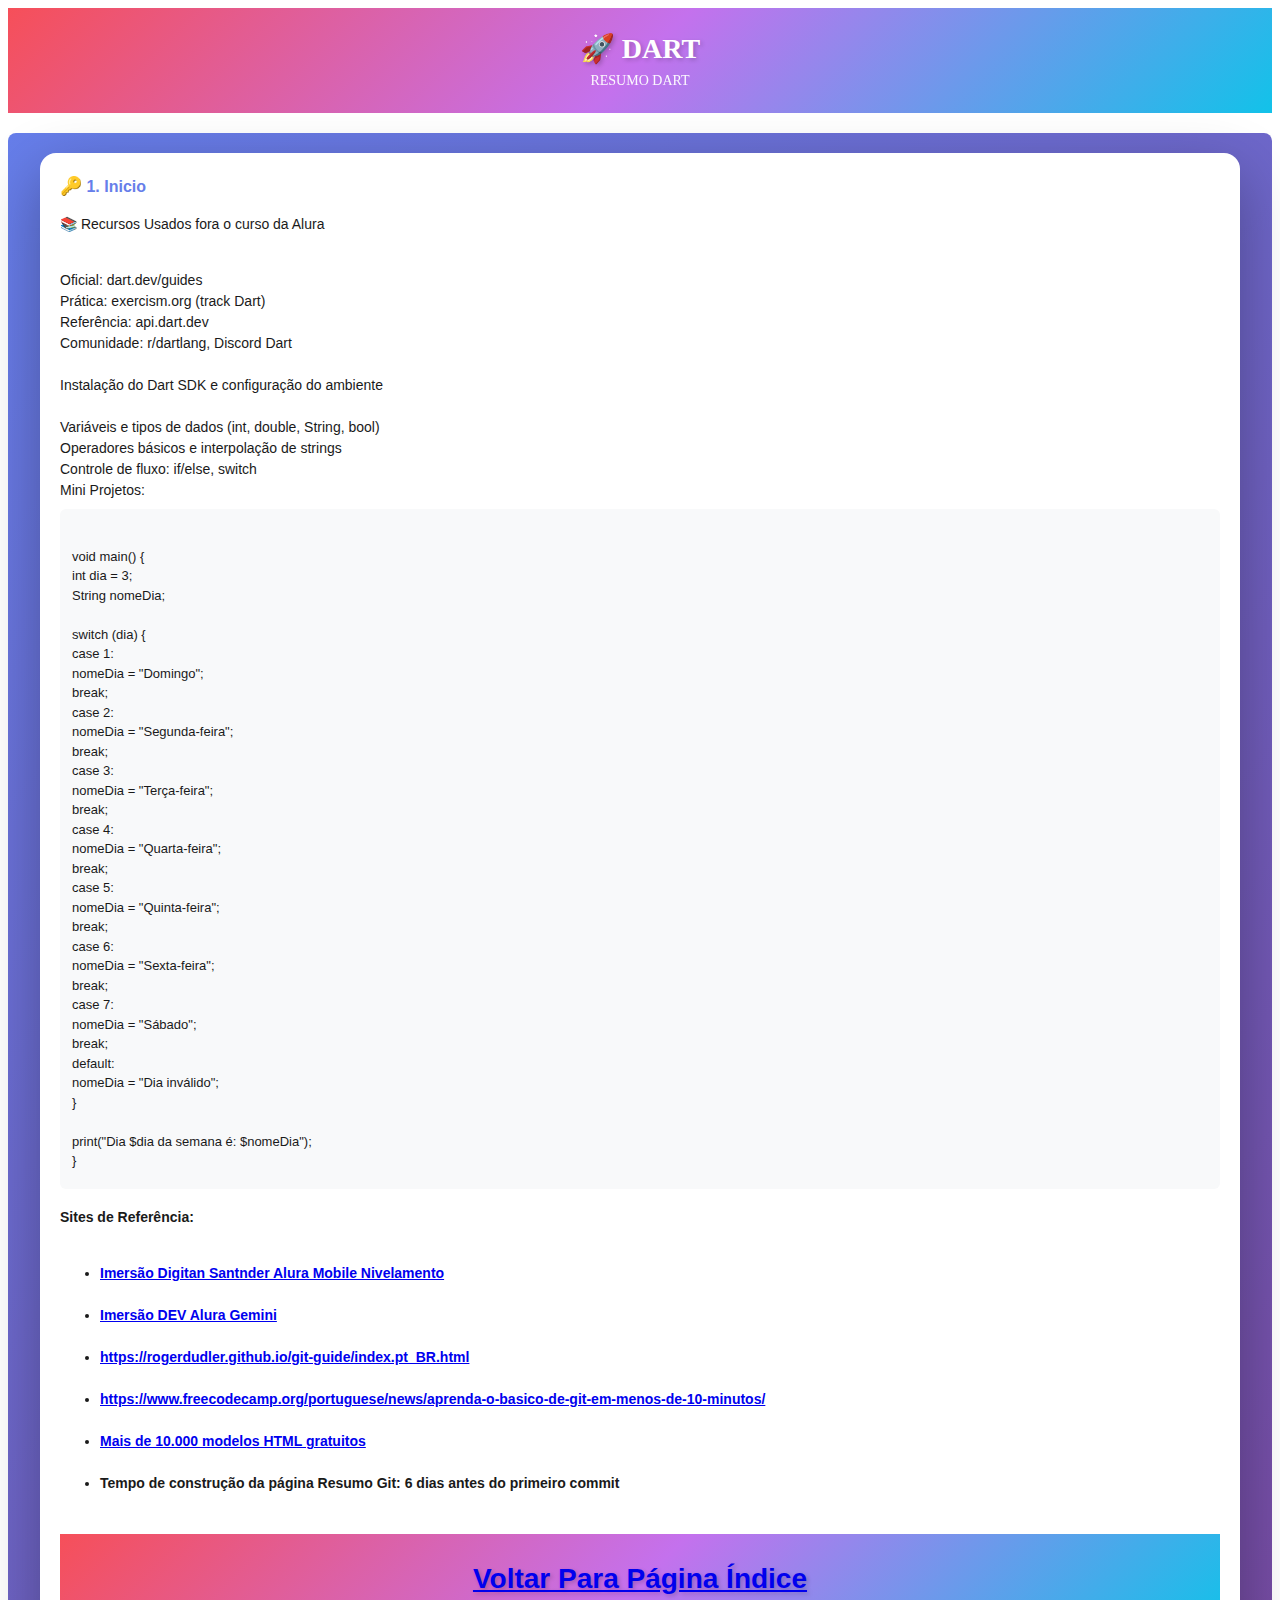
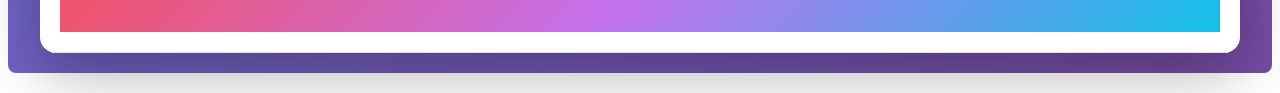
<file: dart/dart.html>
<html>
<header style="background: linear-gradient(135deg, #f64f59, #c471ed, #12c2e9); padding: 24px; text-align: center; color: white;">
            <h2 style="font-size: 28px; margin: 0 0 8px 0; text-shadow: 2px 2px 4px rgba(0,0,0,0.2); font-weight: 700; color: white;">🚀 DART</h2>
            <p style="font-size: 14px; opacity: 0.95; margin: 0; align: center">RESUMO DART</p>
        </header>
<body>

<div style="font-family: -apple-system, BlinkMacSystemFont, 'Segoe UI', Roboto, sans-serif; background: linear-gradient(135deg, #667eea 0%, #764ba2 100%); padding: 20px; color: #1a1a1a; line-height: 1.5; font-size: 14px; margin: 20px 0; border-radius: 8px;">
    <div style="max-width: 1200px; margin: 0 auto; background: white; border-radius: 16px; overflow: hidden; box-shadow: 0 20px 60px rgba(0,0,0,0.3);">



        <section style="padding: 20px; border-bottom: 1px solid #e0e0e0;">
            <h3 style="font-size: 16px; font-weight: bold; color: #667eea; margin: 0 0 12px 0;">
                <span style="font-size: 18px;">🔑</span> 1. Inicio
            </h3>



<p>📚 Recursos Usados fora o curso da Alura</p>

<br>Oficial: dart.dev/guides
<br>Prática: exercism.org (track Dart)
<br>Referência: api.dart.dev
<br>Comunidade: r/dartlang, Discord Dart
<br>

<br>Instalação do Dart SDK e configuração do ambiente
<br><br>Variáveis e tipos de dados (int, double, String, bool)
<br>Operadores básicos e interpolação de strings
<br>Controle de fluxo: if/else, switch

<br>Mini Projetos:
<br>

  <div style="background: #f8f9fa; padding: 12px; border-radius: 6px; margin: 8px 0;">

                <div style="margin: 6px 0; font-size: 13px;">
<br>void main() {
<br>  int dia = 3;
<br>  String nomeDia;
<br>
<br>  switch (dia) {
<br>    case 1:
<br>      nomeDia = "Domingo";
<br>      break;
<br>    case 2:
<br>      nomeDia = "Segunda-feira";
<br>      break;
<br>    case 3:
<br>      nomeDia = "Terça-feira";
<br>      break;
<br>    case 4:
<br>      nomeDia = "Quarta-feira";
<br>      break;
<br>    case 5:
<br>      nomeDia = "Quinta-feira";
<br>      break;
<br>    case 6:
<br>      nomeDia = "Sexta-feira";
<br>      break;
<br>    case 7:
<br>      nomeDia = "Sábado";
<br>      break;
<br>    default:
<br>      nomeDia = "Dia inválido";
<br>  }
<br>
<br>  print("Dia $dia da semana é: $nomeDia");
<br>}
</div>



            </div>












<tfoot><h4>Sites de Referência:
<ul>
<br>
<li>
    <a href="https://cursos.alura.com.br/">Imersão Digitan Santnder Alura Mobile Nivelamento</a>
</li>
<br>
<li>
    <a href="https://www.alura.com.br/imersao-dev-google?srsltid=AfmBOopo8DPie34JNSFWN5ZstKKkwPMYHbAUUuufC8WM04hM8Mqsxu01">Imersão DEV Alura Gemini </a>
</li>
<br>
<li>
    <a href="https://rogerdudler.github.io/git-guide/index.pt_BR.html">https://rogerdudler.github.io/git-guide/index.pt_BR.html</a></li><br>
<li>
    <a href="https://www.freecodecamp.org/portuguese/news/aprenda-o-basico-de-git-em-menos-de-10-minutos/">https://www.freecodecamp.org/portuguese/news/aprenda-o-basico-de-git-em-menos-de-10-minutos/</a></li><br>
<li>
    <a href="https://nicepage.com/pt/modelos-html">Mais de 10.000 modelos HTML gratuitos
</a></li><br>
<li>
    Tempo de construção da página Resumo Git: 6 dias antes do primeiro commit</li><br>
</ul></h4></tfoot>
<div style="background: linear-gradient(135deg, #f64f59, #c471ed, #12c2e9); padding: 24px; text-align: center; color: white;">
            <h2 style="font-size: 28px; margin: 0 0 8px 0; text-shadow: 2px 2px 4px rgba(0,0,0,0.2); font-weight: 700; color: white;"><a href="https://lcnjrj.github.io/testes-front-end-2025-2026/">Voltar Para Página Índice</a></h2>
</div>
</body>
</html>
</file>
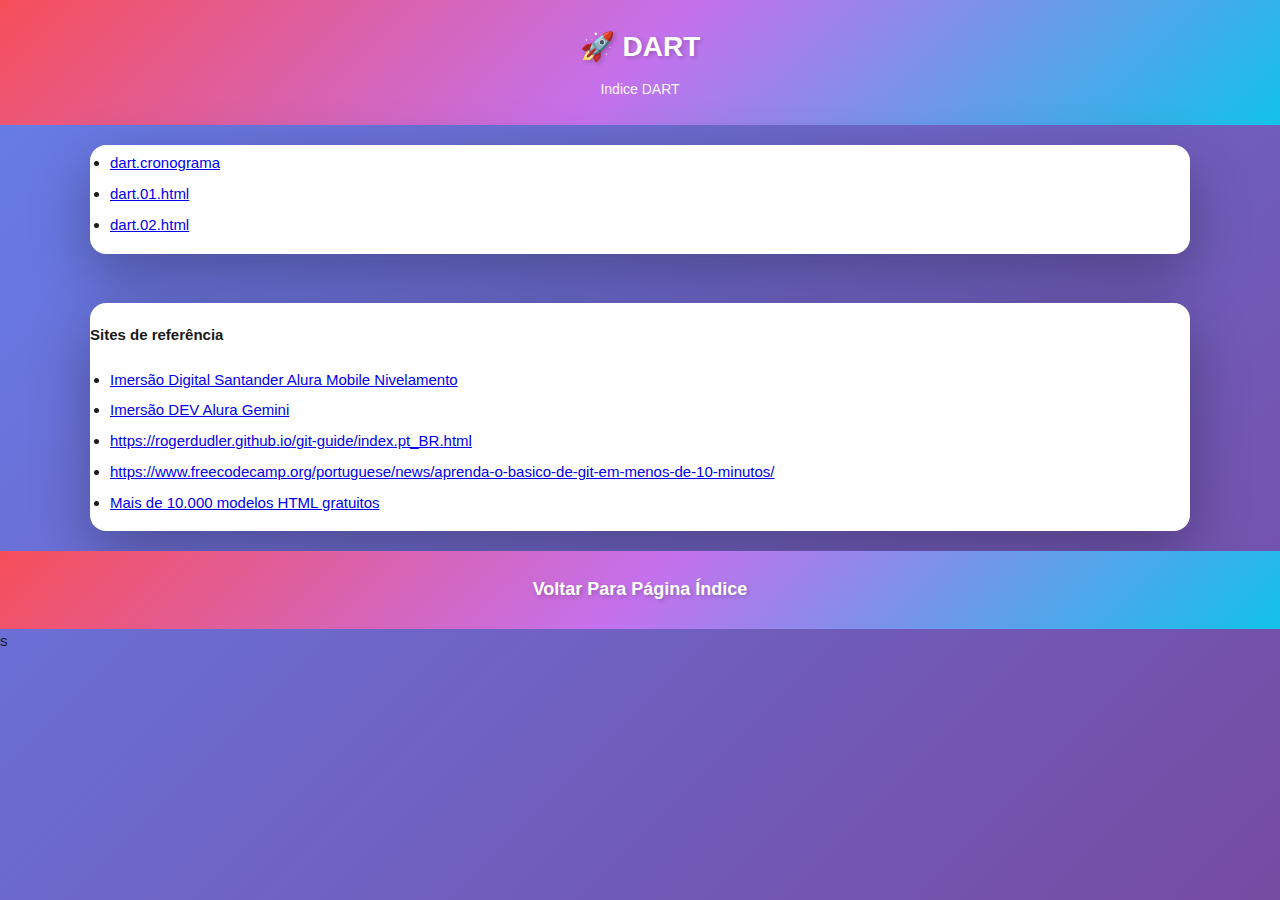
<file: dart/dart.indice.html>
<!DOCTYPE html>
<html lang="pt-BR">
<head>
  <meta charset="UTF-8" />
  <meta name="viewport" content="width=device-width, initial-scale=1" />
  <title>Indice Dart</title>

  <!-- Estilo centralizado (mantendo a paleta de cores original) -->
  <style>
    :root {
      /* Paleta original (não alterada) */
      --grad-header: linear-gradient(135deg, #f64f59, #c471ed, #12c2e9);
      --grad-page: linear-gradient(135deg, #667eea 0%, #764ba2 100%);
      --brand-primary: #667eea;
      --text-dark: #1a1a1a;
      --text-light: #ffffff;

      /* Espaçamento e layout */
      --radius-lg: 16px;
      --radius-md: 8px;
      --space-xxl: 24px;
      --space-xl: 20px;
      --space-lg: 16px;
      --space-md: 12px;
      --space-sm: 8px;

      /* Tipografia */
      --font-ui: -apple-system, BlinkMacSystemFont, "Segoe UI", Roboto, sans-serif;
      --font-size-base: 15px;
      --line-base: 1.65;
    }

    html, body {
      height: 100%;
      margin: 0;
      padding: 0;
      background: var(--grad-page);
      color: var(--text-dark);
      font-family: var(--font-ui);
      font-size: var(--font-size-base);
      line-height: var(--line-base);
      -webkit-font-smoothing: antialiased;
      -moz-osx-font-smoothing: grayscale;
    }

    /* Header hero */
    header.hero {
      background: var(--grad-header);
      color: var(--text-light);
      padding: var(--space-xxl);
      text-align: center;
    }
    header.hero h2 {
      margin: 0 0 var(--space-sm) 0;
      font-size: 28px;
      font-weight: 700;
      text-shadow: 2px 2px 4px rgba(0,0,0,0.2);
    }
    header.hero p {
      margin: 0;
      font-size: 14px;
      opacity: 0.95;
    }

    /* Container card */
    .page {
      padding: var(--space-xl);
    }
    .card {
      max-width: 1100px;
      margin: 0 auto;
      background: #ffffff;
      border-radius: var(--radius-lg);
      overflow: hidden;
      box-shadow: 0 20px 60px rgba(0,0,0,0.3);
    }

    /* Seções */
    section {
      padding: var(--space-xl);
      border-bottom: 1px solid #e0e0e0;
    }
    section:last-child {
      border-bottom: none;
    }
    h3.section-title {
      display: flex;
      align-items: center;
      gap: 10px;
      margin: 0 0 var(--space-lg) 0;
      font-size: 18px;
      font-weight: 700;
      color: var(--brand-primary);
    }
    .section-title .icon {
      font-size: 18px;
      line-height: 1;
    }

    /* Tipografia base */
    p {
      margin: 0 0 var(--space-md) 0;
    }
    ul, ol {
      margin: 0 0 var(--space-lg) 0;
      padding-left: 20px;
    }
    li {
      margin: 6px 0;
    }
    .lead {
      font-weight: 600;
      margin-bottom: var(--space-md);
    }

    /* Blocos suaves */
    .soft-block {
      background: #f8f9fa;
      padding: var(--space-md);
      border-radius: var(--radius-md);
      margin: var(--space-sm) 0;
    }
    .note {
      font-size: 13px;
      margin: 6px 0;
    }

    /* Código e preformatado */
    pre, code {
      font-family: ui-monospace, SFMono-Regular, Menlo, Monaco, Consolas, "Liberation Mono", "Courier New", monospace;
      font-size: 14px;
      background: #f6f8fa;
      border-radius: var(--radius-md);
    }
    code {
      padding: 2px 6px;
    }
    pre {
      padding: var(--space-md);
      margin: var(--space-sm) 0 var(--space-lg);
      overflow: auto;
      border: 1px solid #e6e6e6;
    }

    /* Tabelas ascii e resumos visuais */
    .ascii {
      background: #f6f8fa;
      border: 1px solid #e6e6e6;
      border-radius: var(--radius-md);
      padding: var(--space-md);
      white-space: pre-wrap;
      margin: var(--space-md) 0 var(--space-lg);
    }

    /* Rodapé de links */
    footer.links {
      padding: var(--space-xl);
      text-align: left;
      background: #ffffff;
    }
    footer.links h4 {
      margin: 0 0 var(--space-md) 0;
      color: var(--brand-primary);
      font-size: 16px;
    }
    footer.links a {
      color: #0a66c2; /* link padrão, não altera paleta principal */
      text-decoration: none;
    }
    footer.links a:hover {
      text-decoration: underline;
    }

    /* Barra de retorno */
    .back-bar {
      background: var(--grad-header);
      padding: var(--space-xxl);
      text-align: center;
      color: var(--text-light);
    }
    .back-bar a {
      color: var(--text-light);
      font-weight: 700;
      font-size: 18px;
      text-decoration: none;
      text-shadow: 2px 2px 4px rgba(0,0,0,0.2);
    }

    /* Separadores e respiro visual */
    .divider {
      height: 1px;
      background: #e0e0e0;
      margin: var(--space-lg) 0;
    }
  </style>
</head>
<body>



  <header class="hero">
    <h2>🚀 DART</h2>
    <p>Indice DART</p>
  </header>





<main class="page">
    <div class="card">


<ul>
          <li><a href="/dart/dart.cronograma.html">dart.cronograma</a></li>
          <li><a href="/dart/dart.01.html">dart.01.html</a></li>
          <li><a href="/dart/dart.02.html">dart.02.html</a></li>
</ul>



    </div>

<br><br>


      <footer class="card">
        <h4>  Sites de referência</h4>
        <ul>
          <li><a href="https://cursos.alura.com.br/">Imersão Digital Santander Alura Mobile Nivelamento</a></li>
          <li><a href="https://www.alura.com.br/imersao-dev-google?srsltid=AfmBOopo8DPie34JNSFWN5ZstKKkwPMYHbAUUuufC8WM04hM8Mqsxu01">Imersão DEV Alura Gemini</a></li>
          <li><a href="https://rogerdudler.github.io/git-guide/index.pt_BR.html">https://rogerdudler.github.io/git-guide/index.pt_BR.html</a></li>
          <li><a href="https://www.freecodecamp.org/portuguese/news/aprenda-o-basico-de-git-em-menos-de-10-minutos/">https://www.freecodecamp.org/portuguese/news/aprenda-o-basico-de-git-em-menos-de-10-minutos/</a></li>
          <li><a href="https://nicepage.com/pt/modelos-html">Mais de 10.000 modelos HTML gratuitos</a></li>

        </ul>
      </footer>

    </div>
  </main>

  <div class="back-bar">
    <a href="/Hub-de-Estudos-Frontend/index.html">Voltar Para Página Índice</a>
  </div>

</body>
</html>
s
</file>
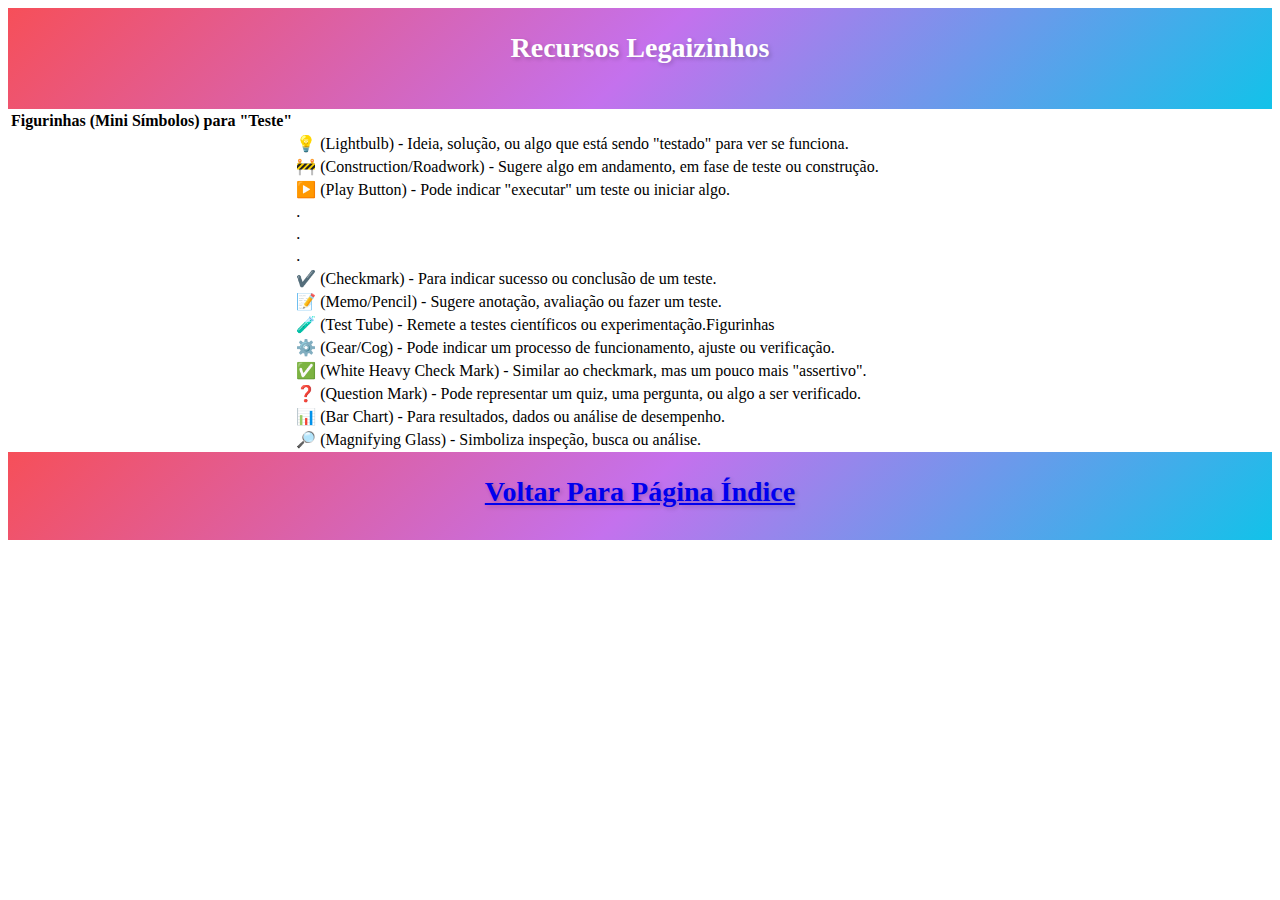
<file: recursos_legaizinhos/recursos_legaizinhos.html>
<HTML>
  <header style="background: linear-gradient(135deg, #f64f59, #c471ed, #12c2e9); padding: 24px; text-align: center; color: white;">
            <h2 style="font-size: 28px; margin: 0 0 8px 0; text-shadow: 2px 2px 4px rgba(0,0,0,0.2); font-weight: 700; color: white;">Recursos Legaizinhos</h2>
            <p style="font-size: 14px; opacity: 0.95; margin: 0;"> <h4></h4>  </p>
  </header>
<body>
   
    <table>
<tr>
    <th>Figurinhas (Mini Símbolos) para "Teste"</th>
</tr>
<tr>
    <th>
    <td>💡 (Lightbulb) - Ideia, solução, ou algo que está sendo "testado" para ver se funciona.
    </td>
    </th>
</tr>
<tr>
    <th>
    <td>🚧 (Construction/Roadwork) - Sugere algo em andamento, em fase de teste ou construção.
    </td>
    </th>
</tr>
<tr>
    <th>
    <td>▶️ (Play Button) - Pode indicar "executar" um teste ou iniciar algo.
    </td>
    </th>
</tr>
<tr>
    <th>
    <td>.
    </td>
    </th>
</tr>
<tr>
    <th>
    <td>.
    </td>
    </th>
</tr>
<tr>
    <th>
    <td>.
    </td>
    </th>
</tr>
<tr>
    <th>
    <td>✔️ (Checkmark) - Para indicar sucesso ou conclusão de um teste.
    </td>
    </th>
</tr>
<tr>
    <th> 
    <td>📝 (Memo/Pencil) - Sugere anotação, avaliação ou fazer um teste.
    </td>
    </th>
</tr>
<tr>
    <th>
    <td>🧪 (Test Tube) - Remete a testes científicos ou experimentação.Figurinhas
    </td>
    </th>
</tr>
<tr>
    <th>
    <td>⚙️ (Gear/Cog) - Pode indicar um processo de funcionamento, ajuste ou verificação.
    </tdh>
    </th>
</tr>
</tr>
<tr>
    <th>
    <td>✅ (White Heavy Check Mark) - Similar ao checkmark, mas um pouco mais "assertivo".
    </td>
    </th>
</tr>
<tr>
    <th> 
    <td>❓ (Question Mark) - Pode representar um quiz, uma pergunta, ou algo a ser verificado.
    </td>
    </th>
</tr>
<tr>
    <th>
    <td>📊 (Bar Chart) - Para resultados, dados ou análise de desempenho.
    </td>
    </th>
</tr>
<tr>
    <th>
    <td>🔎 (Magnifying Glass) - Simboliza inspeção, busca ou análise.
    </tdh>
</th>
</tr>
</tr>

</table>
<div style="background: linear-gradient(135deg, #f64f59, #c471ed, #12c2e9); padding: 24px; text-align: center; color: white;">
            <h2 style="font-size: 28px; margin: 0 0 8px 0; text-shadow: 2px 2px 4px rgba(0,0,0,0.2); font-weight: 700; color: white;"><a href="https://lcnjrj.github.io/testes-front-end-2025-2026/index.html">Voltar Para Página Índice</a></h2>
</div>

</body>

</HTML>
</file>
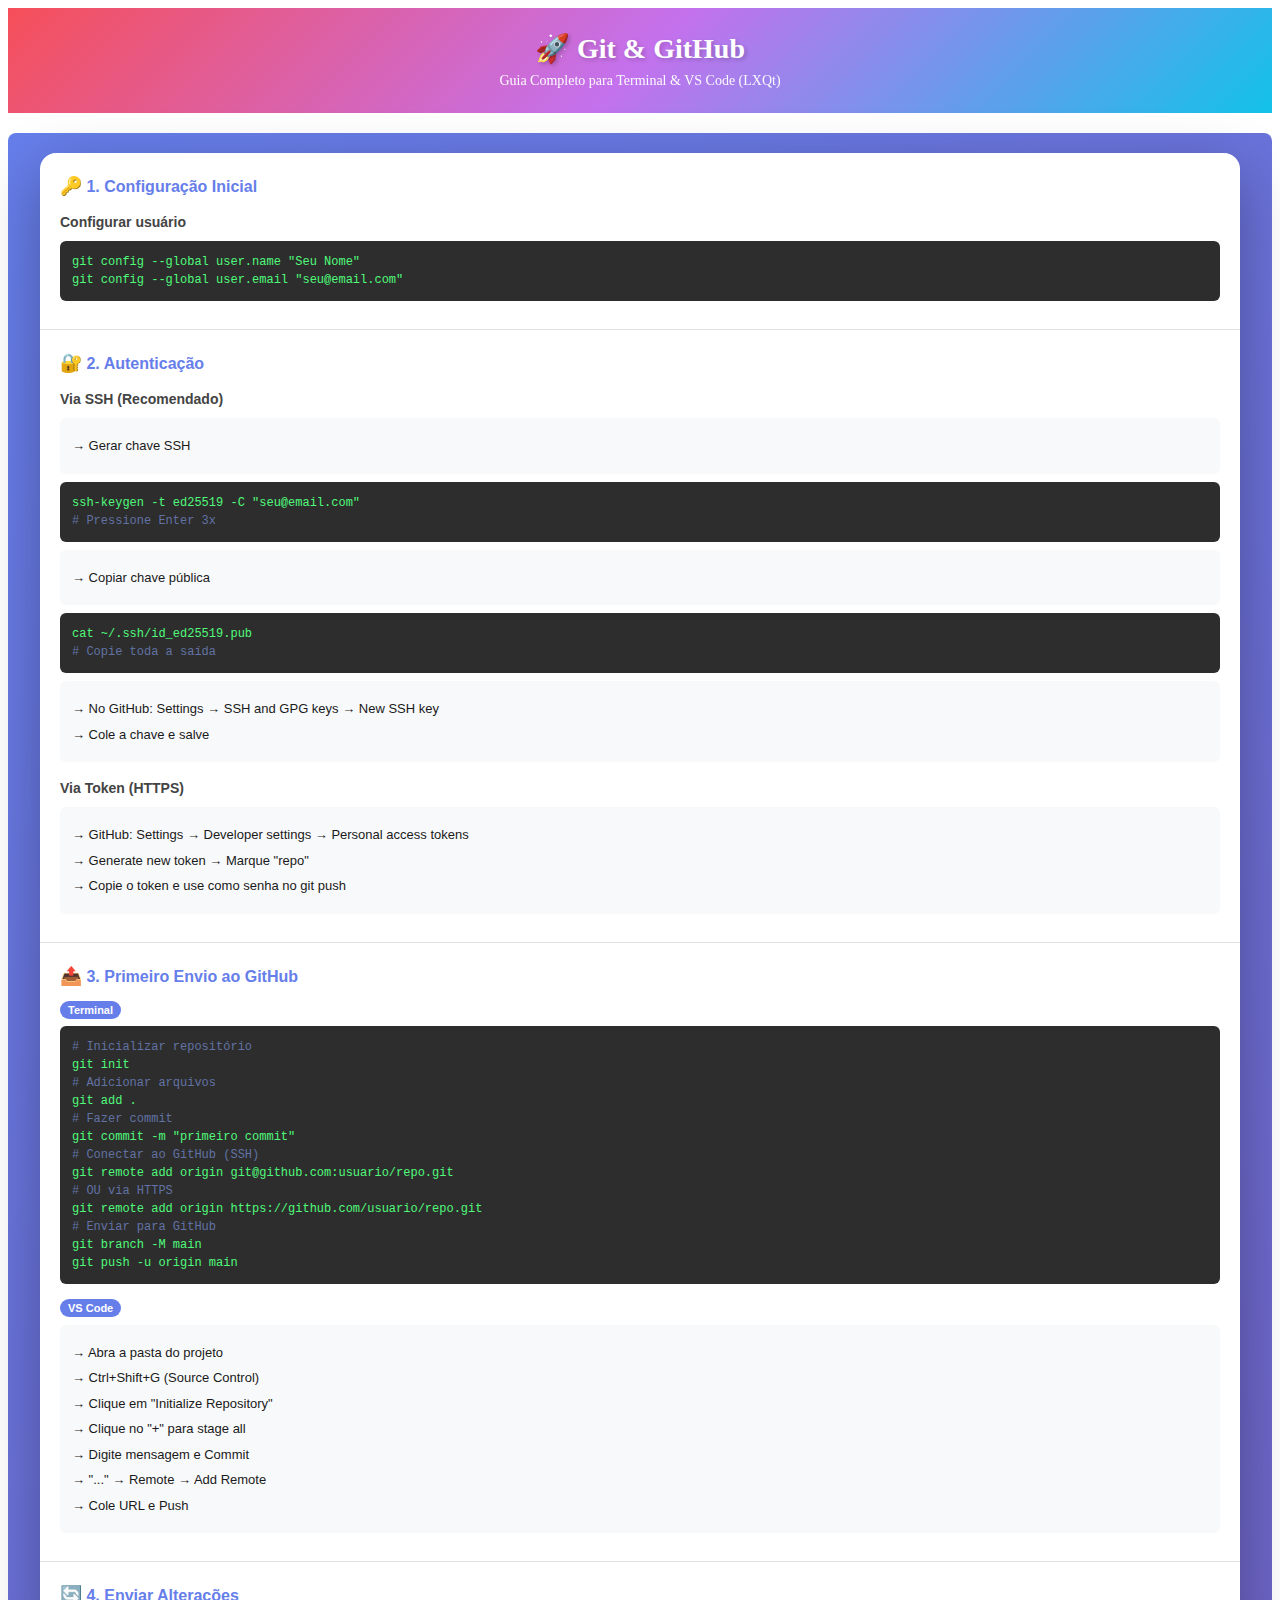
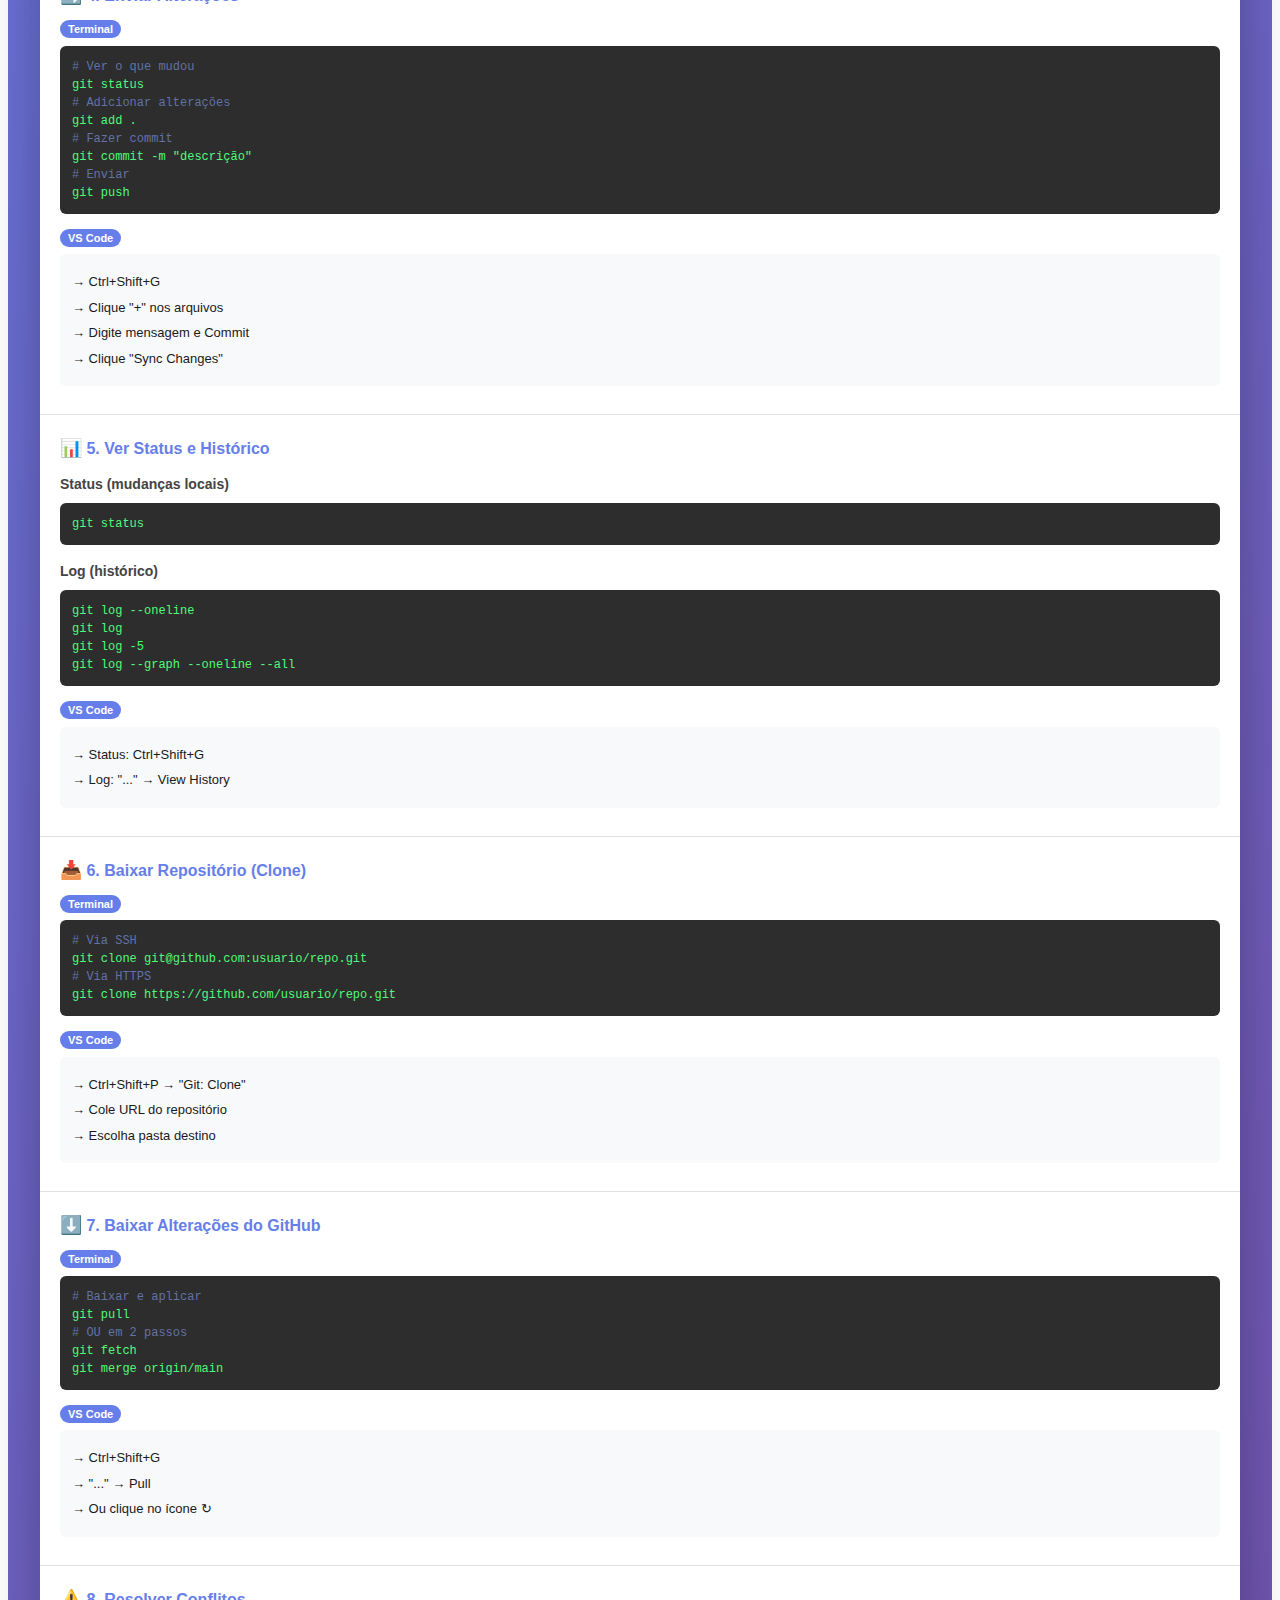
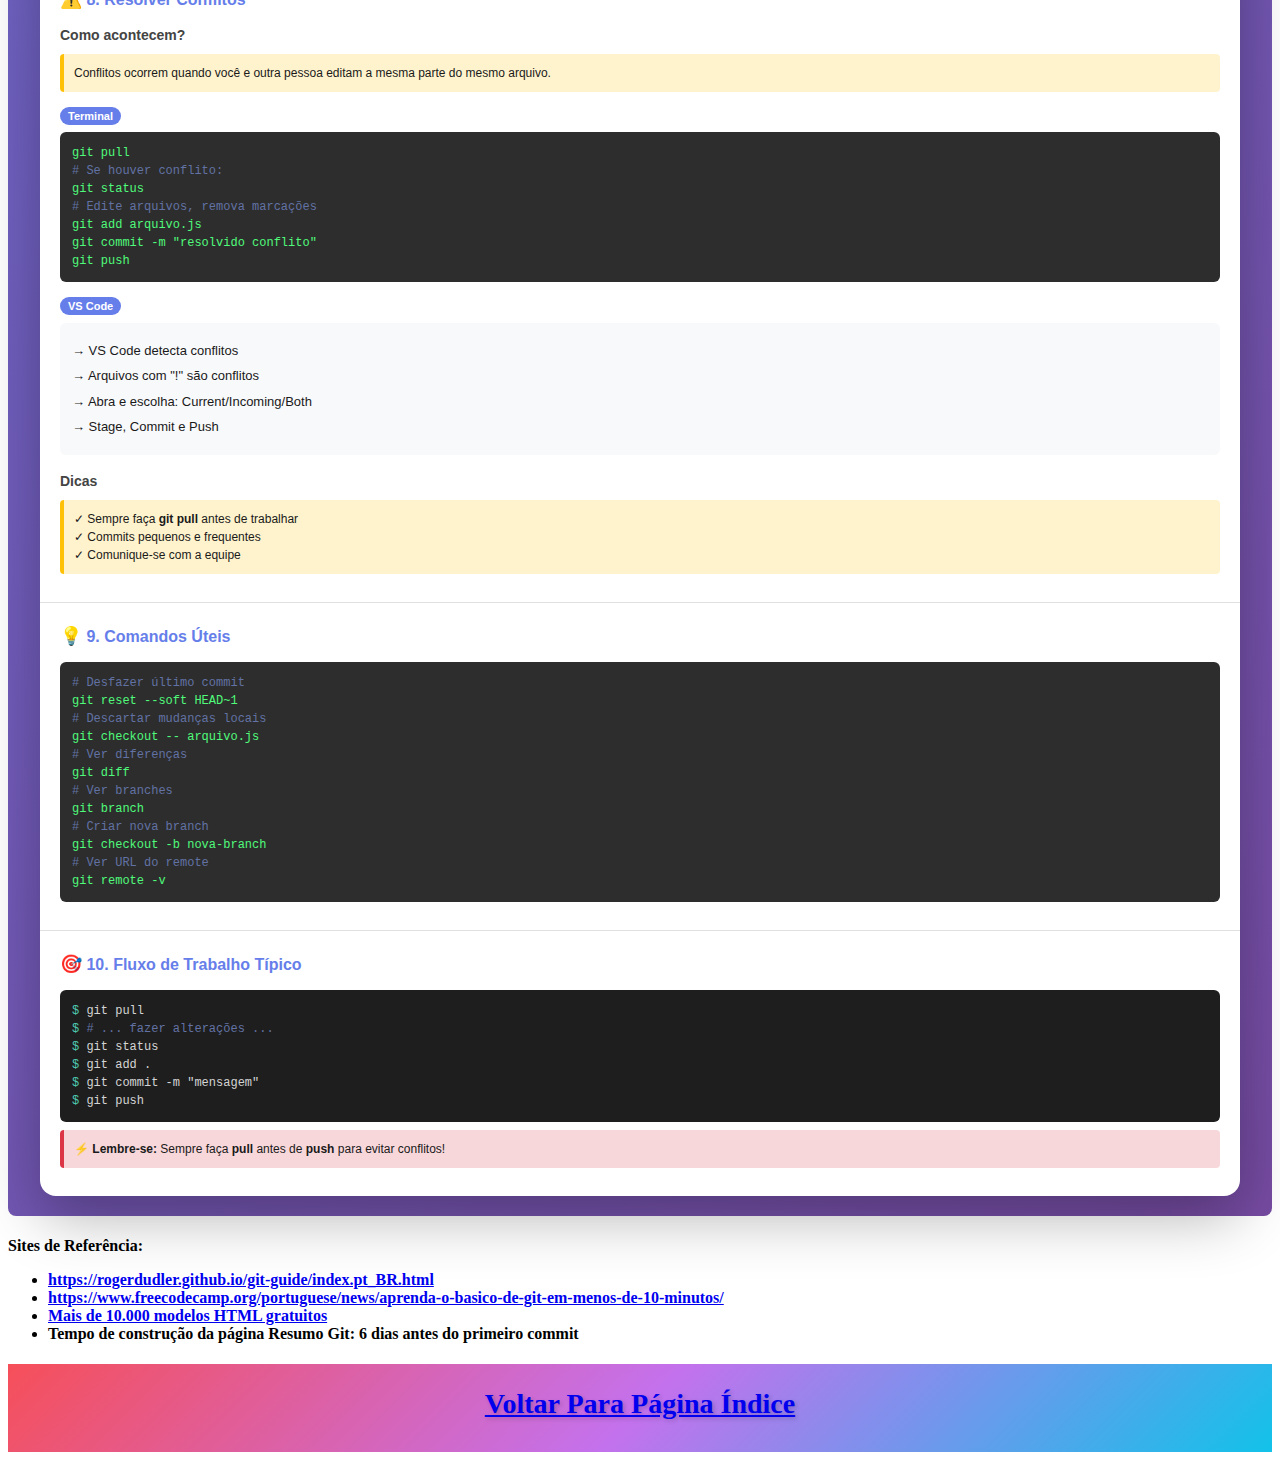
<file: git/resumo_git/resumo_git.html>
<html>
<header style="background: linear-gradient(135deg, #f64f59, #c471ed, #12c2e9); padding: 24px; text-align: center; color: white;">
            <h2 style="font-size: 28px; margin: 0 0 8px 0; text-shadow: 2px 2px 4px rgba(0,0,0,0.2); font-weight: 700; color: white;">🚀 Git & GitHub</h2>
            <p style="font-size: 14px; opacity: 0.95; margin: 0;">Guia Completo para Terminal & VS Code (LXQt)</p>
        </header>
<body>

<div style="font-family: -apple-system, BlinkMacSystemFont, 'Segoe UI', Roboto, sans-serif; background: linear-gradient(135deg, #667eea 0%, #764ba2 100%); padding: 20px; color: #1a1a1a; line-height: 1.5; font-size: 14px; margin: 20px 0; border-radius: 8px;">
    <div style="max-width: 1200px; margin: 0 auto; background: white; border-radius: 16px; overflow: hidden; box-shadow: 0 20px 60px rgba(0,0,0,0.3);">



        <section style="padding: 20px; border-bottom: 1px solid #e0e0e0;">
            <h3 style="font-size: 16px; font-weight: bold; color: #667eea; margin: 0 0 12px 0;">
                <span style="font-size: 18px;">🔑</span> 1. Configuração Inicial
            </h3>
            <div style="font-weight: 600; color: #444; margin-bottom: 8px; font-size: 14px;">Configurar usuário</div>
            <pre style="background: #2d2d2d; color: #f8f8f2; padding: 12px; border-radius: 6px; font-family: 'Courier New', monospace; font-size: 12px; margin: 8px 0; overflow-x: auto;"><span style="color: #50fa7b;">git config --global user.name "Seu Nome"</span>
<span style="color: #50fa7b;">git config --global user.email "seu@email.com"</span></pre>
        </section>

        <section style="padding: 20px; border-bottom: 1px solid #e0e0e0;">
            <h3 style="font-size: 16px; font-weight: bold; color: #667eea; margin: 0 0 12px 0;">
                <span style="font-size: 18px;">🔐</span> 2. Autenticação
            </h3>
            <div style="font-weight: 600; color: #444; margin-bottom: 8px; font-size: 14px;">Via SSH (Recomendado)</div>
            <div style="background: #f8f9fa; padding: 12px; border-radius: 6px; margin: 8px 0;">
                <div style="margin: 6px 0; font-size: 13px;">→ Gerar chave SSH</div>
            </div>
            <pre style="background: #2d2d2d; color: #f8f8f2; padding: 12px; border-radius: 6px; font-family: 'Courier New', monospace; font-size: 12px; margin: 8px 0; overflow-x: auto;"><span style="color: #50fa7b;">ssh-keygen -t ed25519 -C "seu@email.com"</span>
<span style="color: #6272a4;"># Pressione Enter 3x</span></pre>
            <div style="background: #f8f9fa; padding: 12px; border-radius: 6px; margin: 8px 0;">
                <div style="margin: 6px 0; font-size: 13px;">→ Copiar chave pública</div>
            </div>
            <pre style="background: #2d2d2d; color: #f8f8f2; padding: 12px; border-radius: 6px; font-family: 'Courier New', monospace; font-size: 12px; margin: 8px 0; overflow-x: auto;"><span style="color: #50fa7b;">cat ~/.ssh/id_ed25519.pub</span>
<span style="color: #6272a4;"># Copie toda a saída</span></pre>
            <div style="background: #f8f9fa; padding: 12px; border-radius: 6px; margin: 8px 0;">
                <div style="margin: 6px 0; font-size: 13px;">→ No GitHub: Settings → SSH and GPG keys → New SSH key</div>
                <div style="margin: 6px 0; font-size: 13px;">→ Cole a chave e salve</div>
            </div>

            <div style="font-weight: 600; color: #444; margin: 16px 0 8px 0; font-size: 14px;">Via Token (HTTPS)</div>
            <div style="background: #f8f9fa; padding: 12px; border-radius: 6px; margin: 8px 0;">
                <div style="margin: 6px 0; font-size: 13px;">→ GitHub: Settings → Developer settings → Personal access tokens</div>
                <div style="margin: 6px 0; font-size: 13px;">→ Generate new token → Marque "repo"</div>
                <div style="margin: 6px 0; font-size: 13px;">→ Copie o token e use como senha no git push</div>
            </div>
        </section>

        <section style="padding: 20px; border-bottom: 1px solid #e0e0e0;">
            <h3 style="font-size: 16px; font-weight: bold; color: #667eea; margin: 0 0 12px 0;">
                <span style="font-size: 18px;">📤</span> 3. Primeiro Envio ao GitHub
            </h3>
            <div style="font-weight: 600; color: #444; margin-bottom: 8px; font-size: 14px;">
                <span style="background: #667eea; color: white; padding: 3px 8px; border-radius: 12px; font-size: 11px; font-weight: bold;">Terminal</span>
            </div>
            <pre style="background: #2d2d2d; color: #f8f8f2; padding: 12px; border-radius: 6px; font-family: 'Courier New', monospace; font-size: 12px; margin: 8px 0; overflow-x: auto;"><span style="color: #6272a4;"># Inicializar repositório</span>
<span style="color: #50fa7b;">git init</span>
<span style="color: #6272a4;"># Adicionar arquivos</span>
<span style="color: #50fa7b;">git add .</span>
<span style="color: #6272a4;"># Fazer commit</span>
<span style="color: #50fa7b;">git commit -m "primeiro commit"</span>
<span style="color: #6272a4;"># Conectar ao GitHub (SSH)</span>
<span style="color: #50fa7b;">git remote add origin git@github.com:usuario/repo.git</span>
<span style="color: #6272a4;"># OU via HTTPS</span>
<span style="color: #50fa7b;">git remote add origin https://github.com/usuario/repo.git</span>
<span style="color: #6272a4;"># Enviar para GitHub</span>
<span style="color: #50fa7b;">git branch -M main</span>
<span style="color: #50fa7b;">git push -u origin main</span></pre>

            <div style="font-weight: 600; color: #444; margin: 16px 0 8px 0; font-size: 14px;">
                <span style="background: #667eea; color: white; padding: 3px 8px; border-radius: 12px; font-size: 11px; font-weight: bold;">VS Code</span>
            </div>
            <div style="background: #f8f9fa; padding: 12px; border-radius: 6px; margin: 8px 0;">
                <div style="margin: 6px 0; font-size: 13px;">→ Abra a pasta do projeto</div>
                <div style="margin: 6px 0; font-size: 13px;">→ Ctrl+Shift+G (Source Control)</div>
                <div style="margin: 6px 0; font-size: 13px;">→ Clique em "Initialize Repository"</div>
                <div style="margin: 6px 0; font-size: 13px;">→ Clique no "+" para stage all</div>
                <div style="margin: 6px 0; font-size: 13px;">→ Digite mensagem e Commit</div>
                <div style="margin: 6px 0; font-size: 13px;">→ "..." → Remote → Add Remote</div>
                <div style="margin: 6px 0; font-size: 13px;">→ Cole URL e Push</div>
            </div>
        </section>

        <section style="padding: 20px; border-bottom: 1px solid #e0e0e0;">
            <h3 style="font-size: 16px; font-weight: bold; color: #667eea; margin: 0 0 12px 0;">
                <span style="font-size: 18px;">🔄</span> 4. Enviar Alterações
            </h3>
            <div style="font-weight: 600; color: #444; margin-bottom: 8px; font-size: 14px;">
                <span style="background: #667eea; color: white; padding: 3px 8px; border-radius: 12px; font-size: 11px; font-weight: bold;">Terminal</span>
            </div>
            <pre style="background: #2d2d2d; color: #f8f8f2; padding: 12px; border-radius: 6px; font-family: 'Courier New', monospace; font-size: 12px; margin: 8px 0; overflow-x: auto;"><span style="color: #6272a4;"># Ver o que mudou</span>
<span style="color: #50fa7b;">git status</span>
<span style="color: #6272a4;"># Adicionar alterações</span>
<span style="color: #50fa7b;">git add .</span>
<span style="color: #6272a4;"># Fazer commit</span>
<span style="color: #50fa7b;">git commit -m "descrição"</span>
<span style="color: #6272a4;"># Enviar</span>
<span style="color: #50fa7b;">git push</span></pre>

            <div style="font-weight: 600; color: #444; margin: 16px 0 8px 0; font-size: 14px;">
                <span style="background: #667eea; color: white; padding: 3px 8px; border-radius: 12px; font-size: 11px; font-weight: bold;">VS Code</span>
            </div>
            <div style="background: #f8f9fa; padding: 12px; border-radius: 6px; margin: 8px 0;">
                <div style="margin: 6px 0; font-size: 13px;">→ Ctrl+Shift+G</div>
                <div style="margin: 6px 0; font-size: 13px;">→ Clique "+" nos arquivos</div>
                <div style="margin: 6px 0; font-size: 13px;">→ Digite mensagem e Commit</div>
                <div style="margin: 6px 0; font-size: 13px;">→ Clique "Sync Changes"</div>
            </div>
        </section>

        <section style="padding: 20px; border-bottom: 1px solid #e0e0e0;">
            <h3 style="font-size: 16px; font-weight: bold; color: #667eea; margin: 0 0 12px 0;">
                <span style="font-size: 18px;">📊</span> 5. Ver Status e Histórico
            </h3>
            <div style="font-weight: 600; color: #444; margin-bottom: 8px; font-size: 14px;">Status (mudanças locais)</div>
            <pre style="background: #2d2d2d; color: #f8f8f2; padding: 12px; border-radius: 6px; font-family: 'Courier New', monospace; font-size: 12px; margin: 8px 0; overflow-x: auto;"><span style="color: #50fa7b;">git status</span></pre>

            <div style="font-weight: 600; color: #444; margin: 16px 0 8px 0; font-size: 14px;">Log (histórico)</div>
            <pre style="background: #2d2d2d; color: #f8f8f2; padding: 12px; border-radius: 6px; font-family: 'Courier New', monospace; font-size: 12px; margin: 8px 0; overflow-x: auto;"><span style="color: #50fa7b;">git log --oneline</span>
<span style="color: #50fa7b;">git log</span>
<span style="color: #50fa7b;">git log -5</span>
<span style="color: #50fa7b;">git log --graph --oneline --all</span></pre>

            <div style="font-weight: 600; color: #444; margin: 16px 0 8px 0; font-size: 14px;">
                <span style="background: #667eea; color: white; padding: 3px 8px; border-radius: 12px; font-size: 11px; font-weight: bold;">VS Code</span>
            </div>
            <div style="background: #f8f9fa; padding: 12px; border-radius: 6px; margin: 8px 0;">
                <div style="margin: 6px 0; font-size: 13px;">→ Status: Ctrl+Shift+G</div>
                <div style="margin: 6px 0; font-size: 13px;">→ Log: "..." → View History</div>
            </div>
        </section>

        <section style="padding: 20px; border-bottom: 1px solid #e0e0e0;">
            <h3 style="font-size: 16px; font-weight: bold; color: #667eea; margin: 0 0 12px 0;">
                <span style="font-size: 18px;">📥</span> 6. Baixar Repositório (Clone)
            </h3>
            <div style="font-weight: 600; color: #444; margin-bottom: 8px; font-size: 14px;">
                <span style="background: #667eea; color: white; padding: 3px 8px; border-radius: 12px; font-size: 11px; font-weight: bold;">Terminal</span>
            </div>
            <pre style="background: #2d2d2d; color: #f8f8f2; padding: 12px; border-radius: 6px; font-family: 'Courier New', monospace; font-size: 12px; margin: 8px 0; overflow-x: auto;"><span style="color: #6272a4;"># Via SSH</span>
<span style="color: #50fa7b;">git clone git@github.com:usuario/repo.git</span>
<span style="color: #6272a4;"># Via HTTPS</span>
<span style="color: #50fa7b;">git clone https://github.com/usuario/repo.git</span></pre>

            <div style="font-weight: 600; color: #444; margin: 16px 0 8px 0; font-size: 14px;">
                <span style="background: #667eea; color: white; padding: 3px 8px; border-radius: 12px; font-size: 11px; font-weight: bold;">VS Code</span>
            </div>
            <div style="background: #f8f9fa; padding: 12px; border-radius: 6px; margin: 8px 0;">
                <div style="margin: 6px 0; font-size: 13px;">→ Ctrl+Shift+P → "Git: Clone"</div>
                <div style="margin: 6px 0; font-size: 13px;">→ Cole URL do repositório</div>
                <div style="margin: 6px 0; font-size: 13px;">→ Escolha pasta destino</div>
            </div>
        </section>

        <section style="padding: 20px; border-bottom: 1px solid #e0e0e0;">
            <h3 style="font-size: 16px; font-weight: bold; color: #667eea; margin: 0 0 12px 0;">
                <span style="font-size: 18px;">⬇️</span> 7. Baixar Alterações do GitHub
            </h3>
            <div style="font-weight: 600; color: #444; margin-bottom: 8px; font-size: 14px;">
                <span style="background: #667eea; color: white; padding: 3px 8px; border-radius: 12px; font-size: 11px; font-weight: bold;">Terminal</span>
            </div>
            <pre style="background: #2d2d2d; color: #f8f8f2; padding: 12px; border-radius: 6px; font-family: 'Courier New', monospace; font-size: 12px; margin: 8px 0; overflow-x: auto;"><span style="color: #6272a4;"># Baixar e aplicar</span>
<span style="color: #50fa7b;">git pull</span>
<span style="color: #6272a4;"># OU em 2 passos</span>
<span style="color: #50fa7b;">git fetch</span>
<span style="color: #50fa7b;">git merge origin/main</span></pre>

            <div style="font-weight: 600; color: #444; margin: 16px 0 8px 0; font-size: 14px;">
                <span style="background: #667eea; color: white; padding: 3px 8px; border-radius: 12px; font-size: 11px; font-weight: bold;">VS Code</span>
            </div>
            <div style="background: #f8f9fa; padding: 12px; border-radius: 6px; margin: 8px 0;">
                <div style="margin: 6px 0; font-size: 13px;">→ Ctrl+Shift+G</div>
                <div style="margin: 6px 0; font-size: 13px;">→ "..." → Pull</div>
                <div style="margin: 6px 0; font-size: 13px;">→ Ou clique no ícone ↻</div>
            </div>
        </section>

        <section style="padding: 20px; border-bottom: 1px solid #e0e0e0;">
            <h3 style="font-size: 16px; font-weight: bold; color: #667eea; margin: 0 0 12px 0;">
                <span style="font-size: 18px;">⚠️</span> 8. Resolver Conflitos
            </h3>
            <div style="font-weight: 600; color: #444; margin-bottom: 8px; font-size: 14px;">Como acontecem?</div>
            <div style="background: #fff3cd; border-left: 4px solid #ffc107; padding: 10px; margin: 8px 0; font-size: 12px; border-radius: 4px;">
                Conflitos ocorrem quando você e outra pessoa editam a mesma parte do mesmo arquivo.
            </div>

            <div style="font-weight: 600; color: #444; margin: 16px 0 8px 0; font-size: 14px;">
                <span style="background: #667eea; color: white; padding: 3px 8px; border-radius: 12px; font-size: 11px; font-weight: bold;">Terminal</span>
            </div>
            <pre style="background: #2d2d2d; color: #f8f8f2; padding: 12px; border-radius: 6px; font-family: 'Courier New', monospace; font-size: 12px; margin: 8px 0; overflow-x: auto;"><span style="color: #50fa7b;">git pull</span>
<span style="color: #6272a4;"># Se houver conflito:</span>
<span style="color: #50fa7b;">git status</span>
<span style="color: #6272a4;"># Edite arquivos, remova marcações</span>
<span style="color: #50fa7b;">git add arquivo.js</span>
<span style="color: #50fa7b;">git commit -m "resolvido conflito"</span>
<span style="color: #50fa7b;">git push</span></pre>

            <div style="font-weight: 600; color: #444; margin: 16px 0 8px 0; font-size: 14px;">
                <span style="background: #667eea; color: white; padding: 3px 8px; border-radius: 12px; font-size: 11px; font-weight: bold;">VS Code</span>
            </div>
            <div style="background: #f8f9fa; padding: 12px; border-radius: 6px; margin: 8px 0;">
                <div style="margin: 6px 0; font-size: 13px;">→ VS Code detecta conflitos</div>
                <div style="margin: 6px 0; font-size: 13px;">→ Arquivos com "!" são conflitos</div>
                <div style="margin: 6px 0; font-size: 13px;">→ Abra e escolha: Current/Incoming/Both</div>
                <div style="margin: 6px 0; font-size: 13px;">→ Stage, Commit e Push</div>
            </div>

            <div style="font-weight: 600; color: #444; margin: 16px 0 8px 0; font-size: 14px;">Dicas</div>
            <div style="background: #fff3cd; border-left: 4px solid #ffc107; padding: 10px; margin: 8px 0; font-size: 12px; border-radius: 4px;">
                ✓ Sempre faça <strong>git pull</strong> antes de trabalhar<br>
                ✓ Commits pequenos e frequentes<br>
                ✓ Comunique-se com a equipe
            </div>
        </section>

        <section style="padding: 20px; border-bottom: 1px solid #e0e0e0;">
            <h3 style="font-size: 16px; font-weight: bold; color: #667eea; margin: 0 0 12px 0;">
                <span style="font-size: 18px;">💡</span> 9. Comandos Úteis
            </h3>
            <pre style="background: #2d2d2d; color: #f8f8f2; padding: 12px; border-radius: 6px; font-family: 'Courier New', monospace; font-size: 12px; margin: 8px 0; overflow-x: auto;"><span style="color: #6272a4;"># Desfazer último commit</span>
<span style="color: #50fa7b;">git reset --soft HEAD~1</span>
<span style="color: #6272a4;"># Descartar mudanças locais</span>
<span style="color: #50fa7b;">git checkout -- arquivo.js</span>
<span style="color: #6272a4;"># Ver diferenças</span>
<span style="color: #50fa7b;">git diff</span>
<span style="color: #6272a4;"># Ver branches</span>
<span style="color: #50fa7b;">git branch</span>
<span style="color: #6272a4;"># Criar nova branch</span>
<span style="color: #50fa7b;">git checkout -b nova-branch</span>
<span style="color: #6272a4;"># Ver URL do remote</span>
<span style="color: #50fa7b;">git remote -v</span></pre>
        </section>

        <section style="padding: 20px;">
            <h3 style="font-size: 16px; font-weight: bold; color: #667eea; margin: 0 0 12px 0;">
                <span style="font-size: 18px;">🎯</span> 10. Fluxo de Trabalho Típico
            </h3>
            <pre style="background: #1e1e1e; color: #d4d4d4; padding: 12px; border-radius: 6px; font-family: 'Courier New', monospace; font-size: 12px; margin: 8px 0; overflow-x: auto;"><span style="color: #4ec9b0;">$</span> git pull
<span style="color: #4ec9b0;">$</span> <span style="color: #6272a4;"># ... fazer alterações ...</span>
<span style="color: #4ec9b0;">$</span> git status
<span style="color: #4ec9b0;">$</span> git add .
<span style="color: #4ec9b0;">$</span> git commit -m "mensagem"
<span style="color: #4ec9b0;">$</span> git push</pre>

            <div style="background: #f8d7da; border-left: 4px solid #dc3545; padding: 10px; margin: 8px 0; font-size: 12px; border-radius: 4px;">
                <strong>⚡ Lembre-se:</strong> Sempre faça <strong>pull</strong> antes de <strong>push</strong> para evitar conflitos!
            </div>
        </section>

    </div>
</div>
<tfoot><h4>Sites de Referência:
<ul>
<li>
    <a href="https://rogerdudler.github.io/git-guide/index.pt_BR.html">https://rogerdudler.github.io/git-guide/index.pt_BR.html</a></li>
<li>
    <a href="https://www.freecodecamp.org/portuguese/news/aprenda-o-basico-de-git-em-menos-de-10-minutos/">https://www.freecodecamp.org/portuguese/news/aprenda-o-basico-de-git-em-menos-de-10-minutos/</a></li>
<li>
    <a href="https://nicepage.com/pt/modelos-html">Mais de 10.000 modelos HTML gratuitos
</a></li>
<li>
    Tempo de construção da página Resumo Git: 6 dias antes do primeiro commit</li>
</ul></h4></tfoot>
<div style="background: linear-gradient(135deg, #f64f59, #c471ed, #12c2e9); padding: 24px; text-align: center; color: white;">
            <h2 style="font-size: 28px; margin: 0 0 8px 0; text-shadow: 2px 2px 4px rgba(0,0,0,0.2); font-weight: 700; color: white;"><a href="https://lcnjrj.github.io/testes-front-end-2025-2026/index.html">Voltar Para Página Índice</a></h2>
</div>
</body>
</html>
</file>
